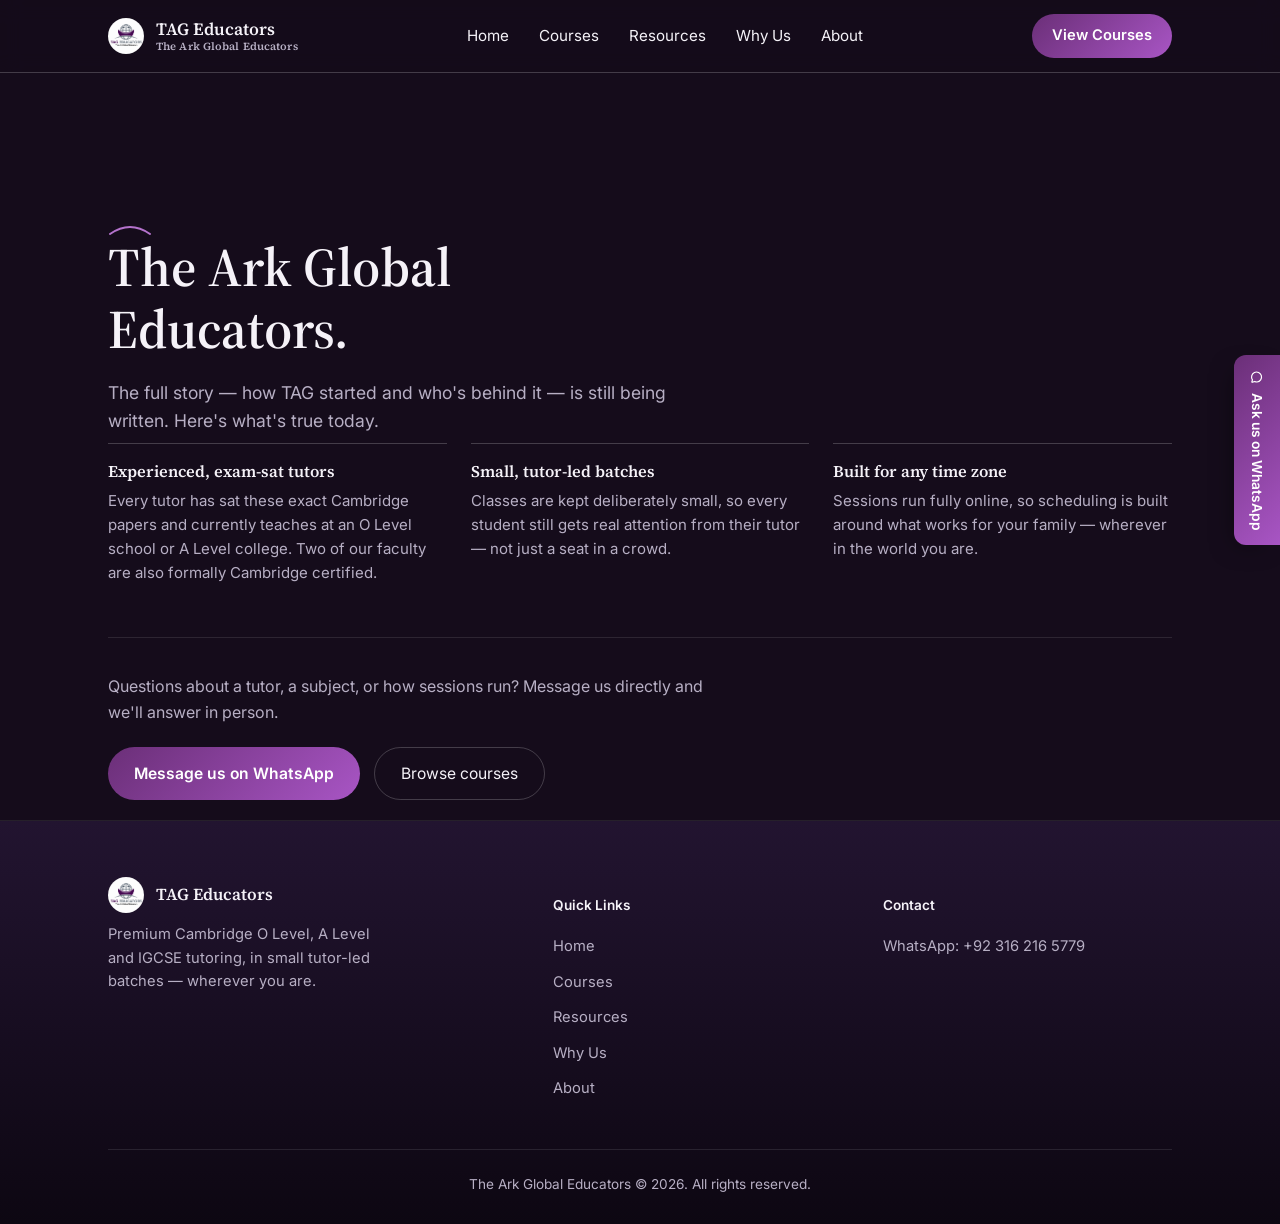
<file: about.html>
<!DOCTYPE html>
<html lang="en">
<head>
<meta charset="UTF-8">
<meta name="viewport" content="width=device-width, initial-scale=1.0">
<title>About — TAG Educators</title>
<meta name="description" content="About TAG Educators — The Ark Global Educators.">
<link rel="icon" href="logo.png">
<link rel="preconnect" href="https://fonts.googleapis.com">
<link rel="preconnect" href="https://fonts.gstatic.com" crossorigin>
<link href="https://fonts.googleapis.com/css2?family=Source+Serif+4:opsz,wght@8..60,500;8..60,600;8..60,700&family=Inter:wght@400;500;600;700&display=swap" rel="stylesheet">
<link rel="stylesheet" href="styles.css">
<script>if(sessionStorage.getItem('tagEntering')==='1'){document.documentElement.classList.add('tag-arriving');}</script>
</head>
<body>
<a href="https://wa.me/923162165779" target="_blank" rel="noopener" class="ask-tab">
  <svg width="16" height="16" viewBox="0 0 24 24" fill="none"><path d="M4 20l1.2-3.6A7.5 7.5 0 1112 19.5a7.4 7.4 0 01-3.4-.8L4 20" stroke="currentColor" stroke-width="1.8" stroke-linejoin="round"/></svg>
  Ask us on WhatsApp
</a>

<header>
  <nav>
    <a href="index.html" class="brand">
      <img src="logo.png" alt="TAG Educators logo" class="brand-logo">
      <span class="brand-text"><strong>TAG Educators</strong><em>The Ark Global Educators</em></span>
    </a>
    <ul class="nav-links" id="navLinks">
      <li><a href="index.html">Home</a></li>
      <li><a href="courses.html">Courses</a></li>
      <li><a href="resources.html">Resources</a></li>
      <li><a href="index.html#why">Why Us</a></li>
      <li><a href="about.html">About</a></li>
    </ul>
    <a href="courses.html" class="nav-cta">View Courses</a>
    <button class="menu-btn" id="menuBtn" aria-label="Open menu">
      <span></span><span></span><span></span>
    </button>
  </nav>
</header>

<main>
  <section class="about-hero">
    <div class="wrap">
      <svg class="arc-mark" viewBox="0 0 44 13" aria-hidden="true"><path d="M2 11 Q22 -3 42 11"/></svg>
      <h1>The Ark Global Educators.</h1>
      <p class="lede">The full story — how TAG started and who's behind it — is still being written. Here's what's true today.</p>

      <div class="about-points reveal-stagger">
        <div class="about-point">
          <h3>Experienced, exam-sat tutors</h3>
          <p>Every tutor has sat these exact Cambridge papers and currently teaches at an O Level school or A Level college. Two of our faculty are also formally Cambridge certified.</p>
        </div>
        <div class="about-point">
          <h3>Small, tutor-led batches</h3>
          <p>Classes are kept deliberately small, so every student still gets real attention from their tutor — not just a seat in a crowd.</p>
        </div>
        <div class="about-point">
          <h3>Built for any time zone</h3>
          <p>Sessions run fully online, so scheduling is built around what works for your family — wherever in the world you are.</p>
        </div>
      </div>

      <div class="about-cta reveal">
        <p>Questions about a tutor, a subject, or how sessions run? Message us directly and we'll answer in person.</p>
        <div class="btn-row" style="justify-content:flex-start;margin-top:22px;">
          <a href="https://wa.me/923162165779" target="_blank" rel="noopener" class="btn-primary">Message us on WhatsApp</a>
          <a href="courses.html" class="btn-secondary">Browse courses</a>
        </div>
      </div>
    </div>
  </section>
</main>

<footer>
  <div class="wrap">
    <div class="footer-grid">
      <div class="footer-brand">
        <a href="index.html" class="brand">
          <img src="logo.png" alt="TAG Educators logo" style="height:36px;width:36px;">
          <span>TAG Educators</span>
        </a>
        <p>Premium Cambridge O Level, A Level and IGCSE tutoring, in small tutor-led batches — wherever you are.</p>
      </div>
      <div class="footer-col">
        <h4>Quick Links</h4>
        <ul>
          <li><a href="index.html">Home</a></li>
          <li><a href="courses.html">Courses</a></li>
          <li><a href="resources.html">Resources</a></li>
          <li><a href="index.html#why">Why Us</a></li>
          <li><a href="about.html">About</a></li>
        </ul>
      </div>
      <div class="footer-col">
        <h4>Contact</h4>
        <ul>
          <li><a href="https://wa.me/923162165779" target="_blank" rel="noopener">WhatsApp: +92 316 216 5779</a></li>
        </ul>
      </div>
    </div>
    <div class="footer-bottom">The Ark Global Educators &copy; <span id="year"></span>. All rights reserved.</div>
  </div>
</footer>

<script src="main.js"></script>
<script src="transitions.js"></script>
</body>
</html>
</file>
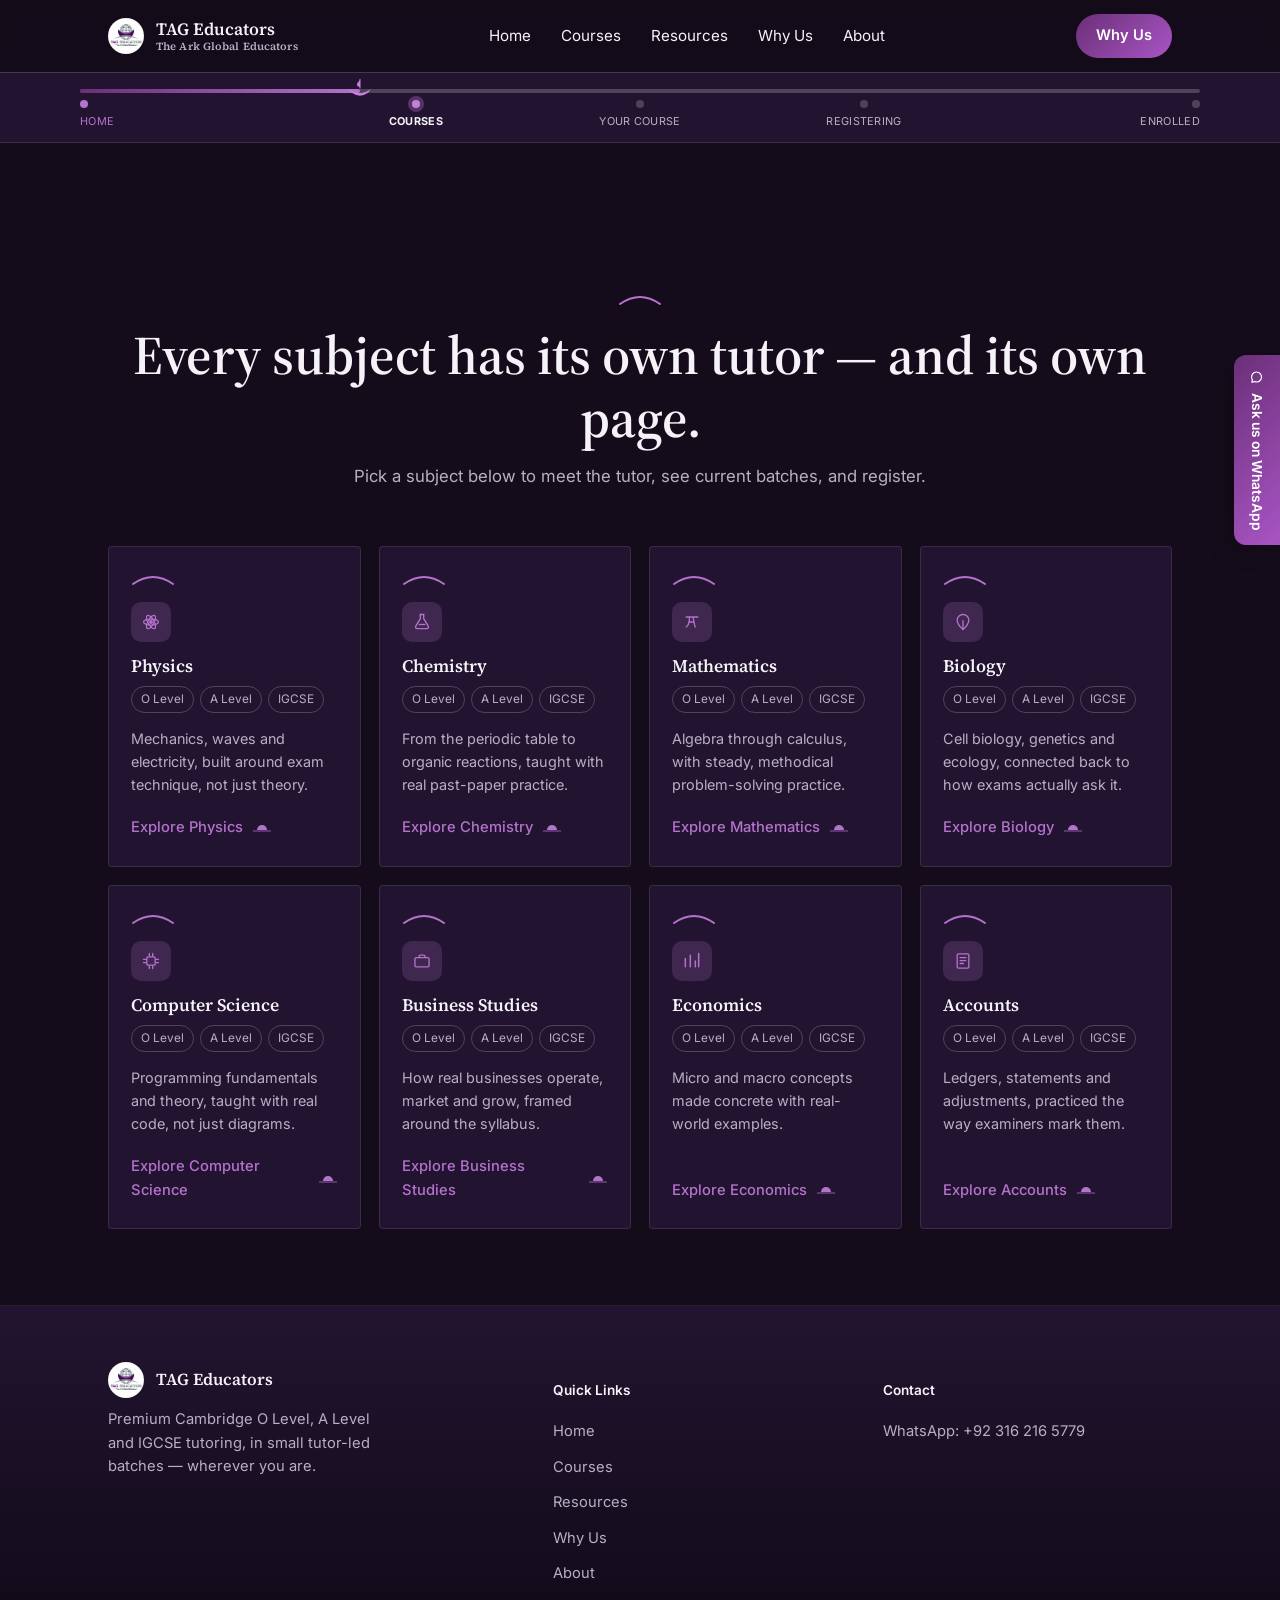
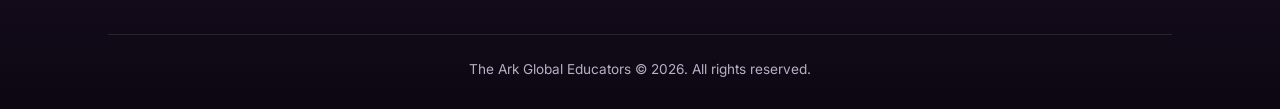
<file: courses.html>
<!DOCTYPE html>
<html lang="en">
<head>
<meta charset="UTF-8">
<meta name="viewport" content="width=device-width, initial-scale=1.0">
<title>Courses — TAG Educators</title>
<meta name="description" content="Browse Cambridge O Level, A Level and IGCSE subjects taught by TAG Educators.">
<link rel="icon" href="logo.png">
<link rel="preconnect" href="https://fonts.googleapis.com">
<link rel="preconnect" href="https://fonts.gstatic.com" crossorigin>
<link href="https://fonts.googleapis.com/css2?family=Source+Serif+4:opsz,wght@8..60,500;8..60,600;8..60,700&family=Inter:wght@400;500;600;700&display=swap" rel="stylesheet">
<link rel="stylesheet" href="styles.css?v=2">
<script>if(sessionStorage.getItem('tagEntering')==='1'){document.documentElement.classList.add('tag-arriving');}</script>
</head>
<body data-voyage-stage="1">
<a href="https://wa.me/923162165779" target="_blank" rel="noopener" class="ask-tab">
  <svg width="16" height="16" viewBox="0 0 24 24" fill="none"><path d="M4 20l1.2-3.6A7.5 7.5 0 1112 19.5a7.4 7.4 0 01-3.4-.8L4 20" stroke="currentColor" stroke-width="1.8" stroke-linejoin="round"/></svg>
  Ask us on WhatsApp
</a>

<header>
  <nav>
    <a href="index.html" class="brand">
      <img src="logo.png" alt="TAG Educators logo" class="brand-logo">
      <span class="brand-text"><strong>TAG Educators</strong><em>The Ark Global Educators</em></span>
    </a>
    <ul class="nav-links" id="navLinks">
      <li><a href="index.html">Home</a></li>
      <li><a href="courses.html">Courses</a></li>
      <li><a href="resources.html">Resources</a></li>
      <li><a href="index.html#why">Why Us</a></li>
      <li><a href="about.html">About</a></li>
    </ul>
    <a href="index.html#why" class="nav-cta">Why Us</a>
    <button class="menu-btn" id="menuBtn" aria-label="Open menu">
      <span></span><span></span><span></span>
    </button>
  </nav>
</header>

<div id="voyageTracker" class="voyage-bar"></div>

<main>

  <section class="courses-hero">
    <div class="wrap">
      <svg class="arc-mark" style="margin:0 auto 18px;" viewBox="0 0 44 13" aria-hidden="true"><path d="M2 11 Q22 -3 42 11"/></svg>
      <h1>Every subject has its own tutor — and its own page.</h1>
      <p>Pick a subject below to meet the tutor, see current batches, and register.</p>
    </div>
  </section>

  <section style="padding-top:20px;">
    <div class="wrap">
      <div class="subjects-grid reveal-stagger">

        <div class="subject-card">
          <svg class="arc-mark" viewBox="0 0 44 13" aria-hidden="true"><path d="M2 11 Q22 -3 42 11"/></svg>
          <div class="icon"><svg width="20" height="20" viewBox="0 0 24 24" fill="none"><circle cx="12" cy="12" r="2.4" fill="currentColor"/><ellipse cx="12" cy="12" rx="9" ry="3.6" stroke="currentColor" stroke-width="1.5"/><ellipse cx="12" cy="12" rx="9" ry="3.6" stroke="currentColor" stroke-width="1.5" transform="rotate(60 12 12)"/><ellipse cx="12" cy="12" rx="9" ry="3.6" stroke="currentColor" stroke-width="1.5" transform="rotate(120 12 12)"/></svg></div>
          <h3>Physics</h3>
          <div class="levels"><span>O Level</span><span>A Level</span><span>IGCSE</span></div>
          <p class="desc">Mechanics, waves and electricity, built around exam technique, not just theory.</p>
          <a class="learn-more" href="subject.html?subject=Physics">Explore Physics
            <svg class="go-arc" viewBox="0 0 20 14" aria-hidden="true"><path class="horizon" d="M1 10h18"/><path class="sun" d="M10 4a5 5 0 015 5H5a5 5 0 015-5z"/></svg>
          </a>
        </div>

        <div class="subject-card">
          <svg class="arc-mark" viewBox="0 0 44 13" aria-hidden="true"><path d="M2 11 Q22 -3 42 11"/></svg>
          <div class="icon"><svg width="20" height="20" viewBox="0 0 24 24" fill="none"><path d="M9 3h6M10 3v5l-5.5 9c-.8 1.4.2 3 1.8 3h11.4c1.6 0 2.6-1.6 1.8-3L14 8V3" stroke="currentColor" stroke-width="1.6" stroke-linejoin="round"/><path d="M8 15h8" stroke="currentColor" stroke-width="1.6"/></svg></div>
          <h3>Chemistry</h3>
          <div class="levels"><span>O Level</span><span>A Level</span><span>IGCSE</span></div>
          <p class="desc">From the periodic table to organic reactions, taught with real past-paper practice.</p>
          <a class="learn-more" href="subject.html?subject=Chemistry">Explore Chemistry
            <svg class="go-arc" viewBox="0 0 20 14" aria-hidden="true"><path class="horizon" d="M1 10h18"/><path class="sun" d="M10 4a5 5 0 015 5H5a5 5 0 015-5z"/></svg>
          </a>
        </div>

        <div class="subject-card">
          <svg class="arc-mark" viewBox="0 0 44 13" aria-hidden="true"><path d="M2 11 Q22 -3 42 11"/></svg>
          <div class="icon"><svg width="20" height="20" viewBox="0 0 24 24" fill="none"><path d="M5 6h14M9 6c0 6-2 11-4 12M13 6c1.5 3 1 8 3 12M8 12h6" stroke="currentColor" stroke-width="1.6" stroke-linecap="round"/></svg></div>
          <h3>Mathematics</h3>
          <div class="levels"><span>O Level</span><span>A Level</span><span>IGCSE</span></div>
          <p class="desc">Algebra through calculus, with steady, methodical problem-solving practice.</p>
          <a class="learn-more" href="subject.html?subject=Mathematics">Explore Mathematics
            <svg class="go-arc" viewBox="0 0 20 14" aria-hidden="true"><path class="horizon" d="M1 10h18"/><path class="sun" d="M10 4a5 5 0 015 5H5a5 5 0 015-5z"/></svg>
          </a>
        </div>

        <div class="subject-card">
          <svg class="arc-mark" viewBox="0 0 44 13" aria-hidden="true"><path d="M2 11 Q22 -3 42 11"/></svg>
          <div class="icon"><svg width="20" height="20" viewBox="0 0 24 24" fill="none"><path d="M12 21c-4-3.5-7-7.5-7-11.5A7 7 0 0112 3a7 7 0 017 6.5C19 13.5 16 17.5 12 21z" stroke="currentColor" stroke-width="1.6"/><path d="M12 21V10" stroke="currentColor" stroke-width="1.6"/></svg></div>
          <h3>Biology</h3>
          <div class="levels"><span>O Level</span><span>A Level</span><span>IGCSE</span></div>
          <p class="desc">Cell biology, genetics and ecology, connected back to how exams actually ask it.</p>
          <a class="learn-more" href="subject.html?subject=Biology">Explore Biology
            <svg class="go-arc" viewBox="0 0 20 14" aria-hidden="true"><path class="horizon" d="M1 10h18"/><path class="sun" d="M10 4a5 5 0 015 5H5a5 5 0 015-5z"/></svg>
          </a>
        </div>

        <div class="subject-card">
          <svg class="arc-mark" viewBox="0 0 44 13" aria-hidden="true"><path d="M2 11 Q22 -3 42 11"/></svg>
          <div class="icon"><svg width="20" height="20" viewBox="0 0 24 24" fill="none"><rect x="7" y="7" width="10" height="10" rx="1.5" stroke="currentColor" stroke-width="1.6"/><path d="M10 3v3M14 3v3M10 18v3M14 18v3M3 10h3M3 14h3M18 10h3M18 14h3" stroke="currentColor" stroke-width="1.6" stroke-linecap="round"/></svg></div>
          <h3>Computer Science</h3>
          <div class="levels"><span>O Level</span><span>A Level</span><span>IGCSE</span></div>
          <p class="desc">Programming fundamentals and theory, taught with real code, not just diagrams.</p>
          <a class="learn-more" href="subject.html?subject=Computer+Science">Explore Computer Science
            <svg class="go-arc" viewBox="0 0 20 14" aria-hidden="true"><path class="horizon" d="M1 10h18"/><path class="sun" d="M10 4a5 5 0 015 5H5a5 5 0 015-5z"/></svg>
          </a>
        </div>

        <div class="subject-card">
          <svg class="arc-mark" viewBox="0 0 44 13" aria-hidden="true"><path d="M2 11 Q22 -3 42 11"/></svg>
          <div class="icon"><svg width="20" height="20" viewBox="0 0 24 24" fill="none"><rect x="3.5" y="8" width="17" height="11" rx="1.5" stroke="currentColor" stroke-width="1.6"/><path d="M8.5 8V6.5A1.5 1.5 0 0110 5h4a1.5 1.5 0 011.5 1.5V8" stroke="currentColor" stroke-width="1.6"/></svg></div>
          <h3>Business Studies</h3>
          <div class="levels"><span>O Level</span><span>A Level</span><span>IGCSE</span></div>
          <p class="desc">How real businesses operate, market and grow, framed around the syllabus.</p>
          <a class="learn-more" href="subject.html?subject=Business+Studies">Explore Business Studies
            <svg class="go-arc" viewBox="0 0 20 14" aria-hidden="true"><path class="horizon" d="M1 10h18"/><path class="sun" d="M10 4a5 5 0 015 5H5a5 5 0 015-5z"/></svg>
          </a>
        </div>

        <div class="subject-card">
          <svg class="arc-mark" viewBox="0 0 44 13" aria-hidden="true"><path d="M2 11 Q22 -3 42 11"/></svg>
          <div class="icon"><svg width="20" height="20" viewBox="0 0 24 24" fill="none"><path d="M4 19V9M10 19V5M16 19v-7M20 19V3" stroke="currentColor" stroke-width="1.8" stroke-linecap="round"/></svg></div>
          <h3>Economics</h3>
          <div class="levels"><span>O Level</span><span>A Level</span><span>IGCSE</span></div>
          <p class="desc">Micro and macro concepts made concrete with real-world examples.</p>
          <a class="learn-more" href="subject.html?subject=Economics">Explore Economics
            <svg class="go-arc" viewBox="0 0 20 14" aria-hidden="true"><path class="horizon" d="M1 10h18"/><path class="sun" d="M10 4a5 5 0 015 5H5a5 5 0 015-5z"/></svg>
          </a>
        </div>

        <div class="subject-card">
          <svg class="arc-mark" viewBox="0 0 44 13" aria-hidden="true"><path d="M2 11 Q22 -3 42 11"/></svg>
          <div class="icon"><svg width="20" height="20" viewBox="0 0 24 24" fill="none"><rect x="5" y="3.5" width="14" height="17" rx="1.5" stroke="currentColor" stroke-width="1.6"/><path d="M8.5 8h7M8.5 11.5h7M8.5 15h4" stroke="currentColor" stroke-width="1.6" stroke-linecap="round"/></svg></div>
          <h3>Accounts</h3>
          <div class="levels"><span>O Level</span><span>A Level</span><span>IGCSE</span></div>
          <p class="desc">Ledgers, statements and adjustments, practiced the way examiners mark them.</p>
          <a class="learn-more" href="subject.html?subject=Accounts">Explore Accounts
            <svg class="go-arc" viewBox="0 0 20 14" aria-hidden="true"><path class="horizon" d="M1 10h18"/><path class="sun" d="M10 4a5 5 0 015 5H5a5 5 0 015-5z"/></svg>
          </a>
        </div>

      </div>
    </div>
  </section>

</main>

<footer>
  <div class="wrap">
    <div class="footer-grid">
      <div class="footer-brand">
        <a href="index.html" class="brand">
          <img src="logo.png" alt="TAG Educators logo" style="height:36px;width:36px;">
          <span>TAG Educators</span>
        </a>
        <p>Premium Cambridge O Level, A Level and IGCSE tutoring, in small tutor-led batches — wherever you are.</p>
      </div>
      <div class="footer-col">
        <h4>Quick Links</h4>
        <ul>
          <li><a href="index.html">Home</a></li>
          <li><a href="courses.html">Courses</a></li>
          <li><a href="resources.html">Resources</a></li>
          <li><a href="index.html#why">Why Us</a></li>
          <li><a href="about.html">About</a></li>
        </ul>
      </div>
      <div class="footer-col">
        <h4>Contact</h4>
        <ul>
          <li><a href="https://wa.me/923162165779" target="_blank" rel="noopener">WhatsApp: +92 316 216 5779</a></li>
        </ul>
      </div>
    </div>
    <div class="footer-bottom">The Ark Global Educators &copy; <span id="year"></span>. All rights reserved.</div>
  </div>
</footer>

<script src="main.js"></script>
<script src="voyage.js"></script>
<script src="transitions.js"></script>
</body>
</html>
</file>
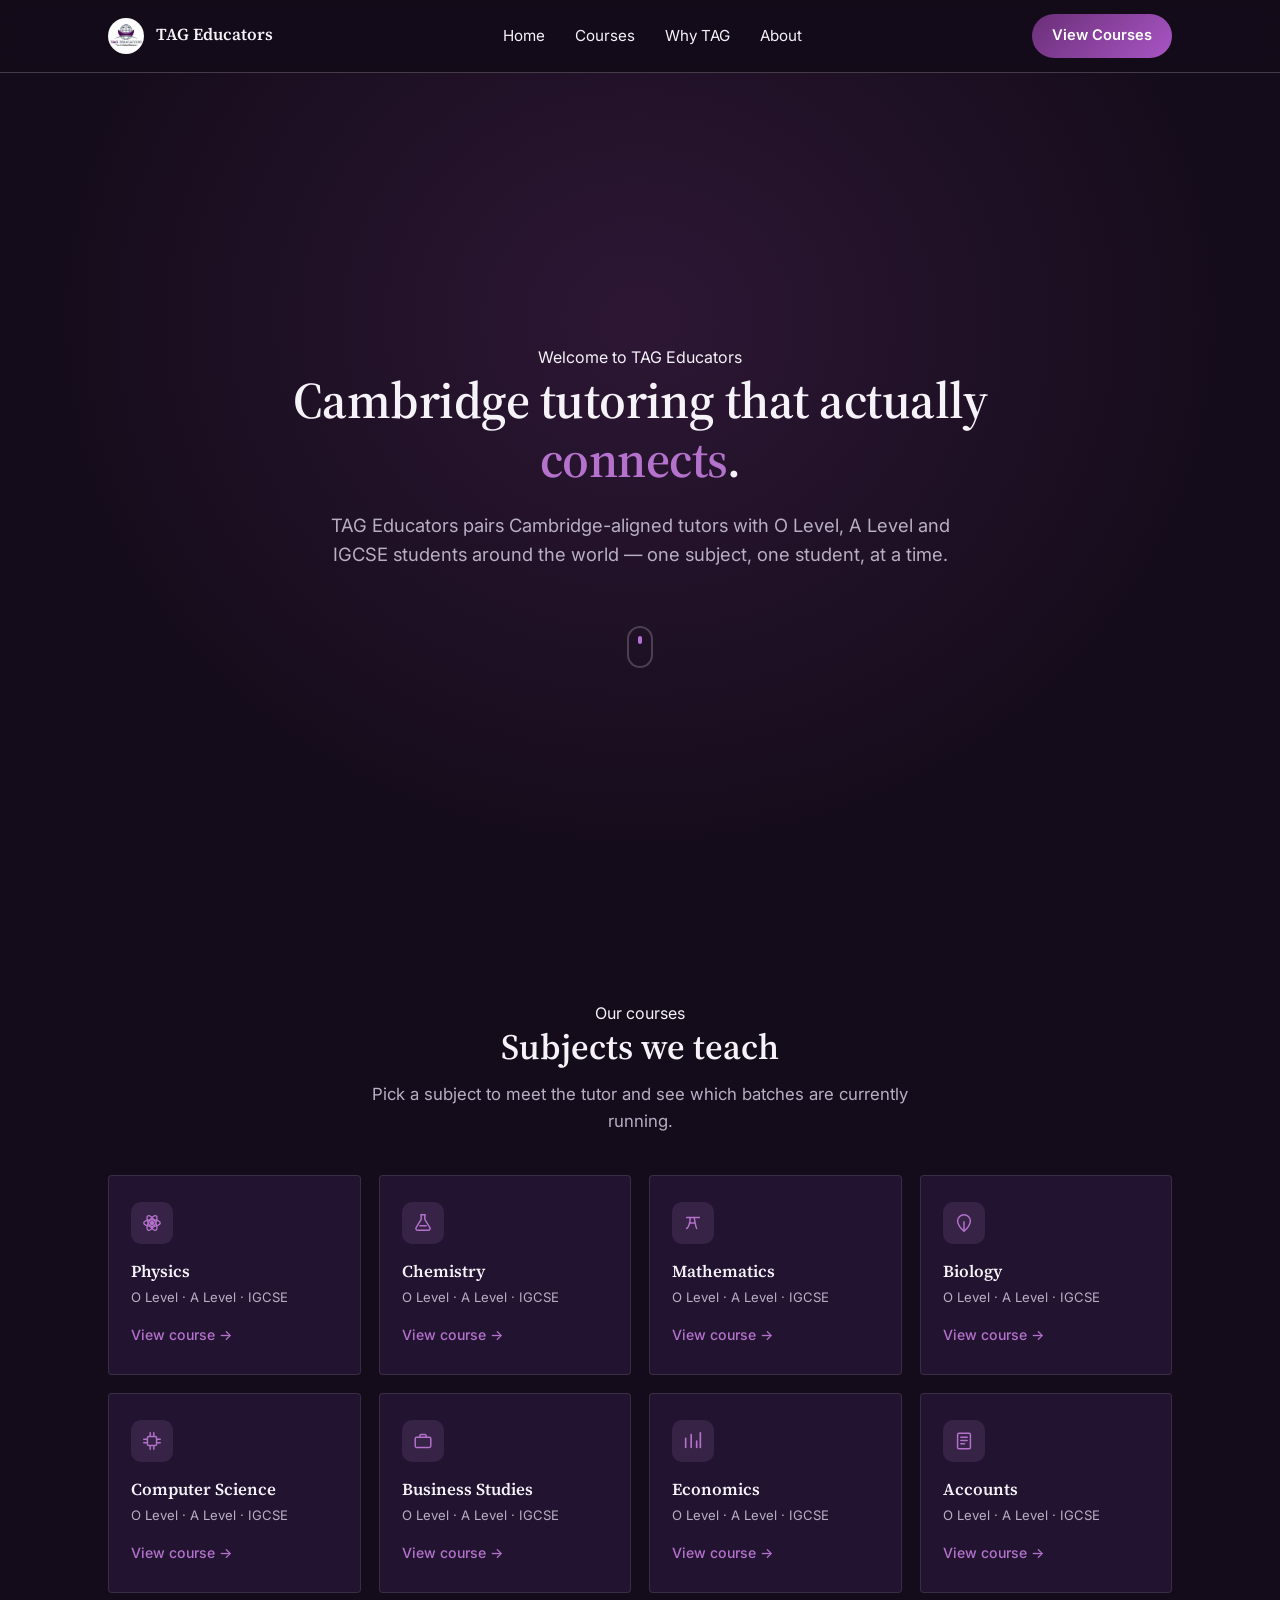
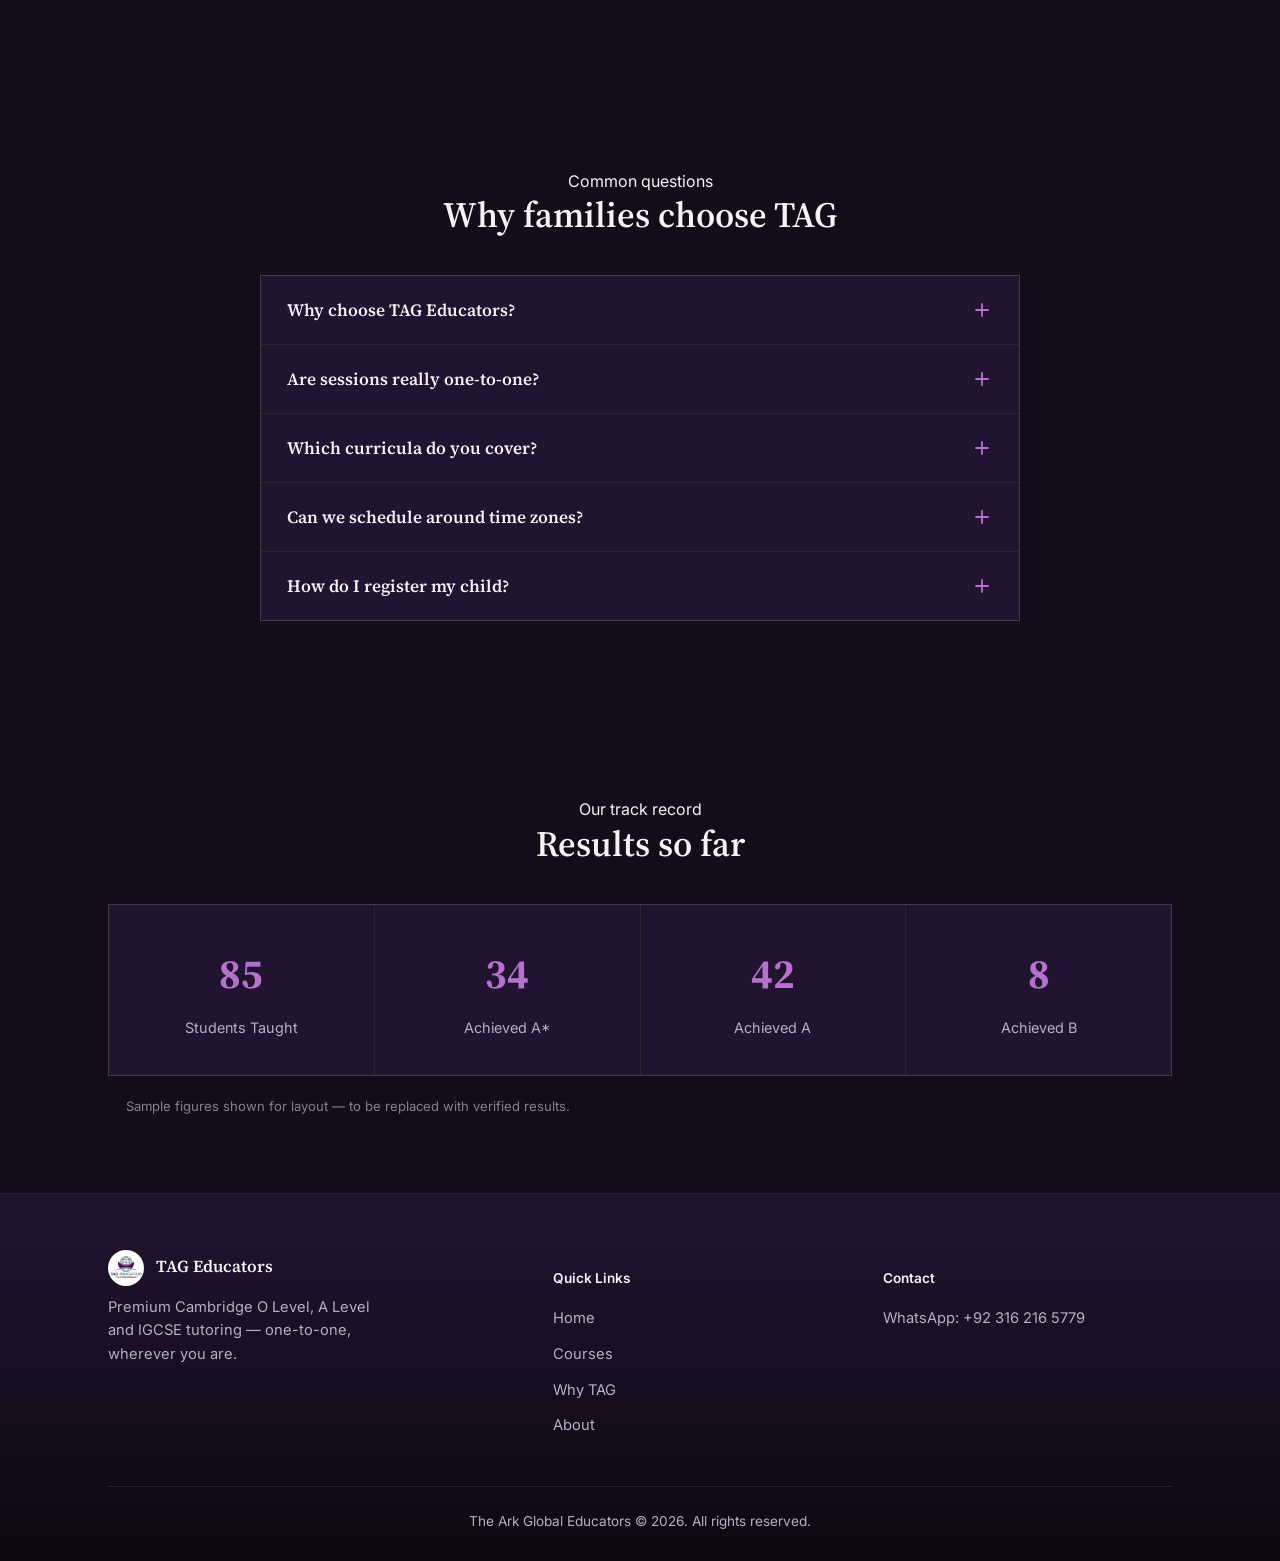
<file: index (3).html>
<!DOCTYPE html>
<html lang="en">
<head>
<meta charset="UTF-8">
<meta name="viewport" content="width=device-width, initial-scale=1.0">
<title>TAG Educators — The Ark Global Educators</title>
<meta name="description" content="Premium Cambridge O Level, A Level and IGCSE tutoring, taught one-to-one, wherever you are.">
<link rel="icon" href="logo.png">
<link rel="preconnect" href="https://fonts.googleapis.com">
<link rel="preconnect" href="https://fonts.gstatic.com" crossorigin>
<link href="https://fonts.googleapis.com/css2?family=Source+Serif+4:opsz,wght@8..60,500;8..60,600;8..60,700&family=Inter:wght@400;500;600;700&display=swap" rel="stylesheet">
<link rel="stylesheet" href="styles.css">
<style>
  /* ---------- Hero ---------- */
  .hero{
    position:relative;
    min-height:92vh;
    display:flex;
    align-items:center;
    padding:120px 0 80px;
    overflow:hidden;
  }
  .hero-canvas{
    position:absolute;
    inset:0;
    width:100%;
    height:100%;
    z-index:0;
  }
  .hero::after{
    content:"";
    position:absolute;
    inset:0;
    background:radial-gradient(ellipse at 50% 30%, rgba(90,42,100,0.35), transparent 65%);
    pointer-events:none;
    z-index:0;
  }
  .hero-content{
    position:relative;
    z-index:1;
    text-align:center;
    max-width:760px;
    margin:0 auto;
  }
  .hero h1{
    font-size:3.2rem;
    letter-spacing:-0.01em;
  }
  .hero-sub{
    margin-top:22px;
    font-size:1.15rem;
    max-width:52ch;
    margin-left:auto;
    margin-right:auto;
  }
  .scroll-cue{
    margin:56px auto 0;
    width:26px;
    height:42px;
    border:2px solid var(--line-strong);
    border-radius:14px;
    display:flex;
    justify-content:center;
    padding-top:8px;
  }
  .scroll-cue span{
    width:4px;
    height:8px;
    border-radius:2px;
    background:var(--plum-glow);
  }
  @media (prefers-reduced-motion: no-preference){
    .scroll-cue span{animation:cue 1.8s ease-in-out infinite;}
    @keyframes cue{
      0%{transform:translateY(0);opacity:1;}
      70%{transform:translateY(10px);opacity:0;}
      71%{transform:translateY(0);opacity:0;}
      100%{transform:translateY(0);opacity:1;}
    }
  }

  /* ---------- Courses catalogue ---------- */
  .subjects-grid{
    display:grid;
    grid-template-columns:repeat(4,1fr);
    gap:18px;
  }
  .subject-card{
    border:1px solid var(--line);
    background:var(--bg-panel);
    padding:26px 22px;
    text-decoration:none;
    display:block;
    transition:border-color .2s ease, transform .2s ease, box-shadow .2s ease, background .2s ease;
  }
  .subject-card:hover{
    border-color:var(--plum-glow);
    background:var(--bg-panel-2);
    transform:translateY(-4px);
    box-shadow:0 20px 36px -24px rgba(180,127,194,0.35);
  }
  .subject-card .icon{
    width:42px;height:42px;border-radius:10px;
    background:rgba(180,127,194,0.14);
    color:var(--plum-glow);
    display:flex;align-items:center;justify-content:center;
    margin-bottom:18px;
  }
  .subject-card h3{font-size:1.05rem;font-weight:600;margin-bottom:6px;color:var(--text);}
  .subject-card .tags{font-size:0.82rem;color:var(--text-muted);margin-bottom:14px;}
  .subject-card .link-out{font-size:0.88rem;color:var(--plum-glow);font-weight:500;}

  /* ---------- FAQ / Why choose ---------- */
  .faq-list{
    display:flex;
    flex-direction:column;
    gap:1px;
    background:var(--line);
    border:1px solid var(--line);
    max-width:760px;
    margin:0 auto;
  }
  .faq-item{background:var(--bg-panel);}
  .faq-q{
    width:100%;
    text-align:left;
    background:none;
    border:none;
    color:var(--text);
    font-family:'Source Serif 4',serif;
    font-size:1.08rem;
    font-weight:600;
    padding:22px 26px;
    cursor:pointer;
    display:flex;
    align-items:center;
    justify-content:space-between;
    gap:16px;
  }
  .faq-q .plus{
    flex-shrink:0;
    width:22px;height:22px;
    display:flex;align-items:center;justify-content:center;
    color:var(--plum-glow);
    transition:transform .25s ease;
  }
  .faq-item.open .faq-q .plus{transform:rotate(45deg);}
  .faq-a{
    max-height:0;
    overflow:hidden;
    transition:max-height .3s ease;
  }
  .faq-a p{padding:0 26px 22px;font-size:0.98rem;}
  .faq-item.open .faq-a{max-height:200px;}

  /* ---------- Stats ---------- */
  .stats-grid{
    display:grid;
    grid-template-columns:repeat(4,1fr);
    gap:1px;
    background:var(--line);
    border:1px solid var(--line);
  }
  .stat-card{
    background:var(--bg-panel);
    padding:36px 24px;
    text-align:center;
  }
  .stat-num{
    font-family:'Source Serif 4',serif;
    font-size:2.6rem;
    font-weight:700;
    color:var(--plum-glow);
  }
  .stat-label{
    margin-top:8px;
    font-size:0.9rem;
    color:var(--text-muted);
  }
  .stats-note{
    text-align:center;
    font-size:0.82rem;
    color:var(--text-muted);
    margin-top:20px;
    opacity:0.7;
  }

  @media (max-width:900px){
    .subjects-grid{grid-template-columns:repeat(2,1fr);}
    .stats-grid{grid-template-columns:repeat(2,1fr);}
  }
  @media (max-width:640px){
    .hero h1{font-size:2.1rem;}
    .hero{min-height:auto;padding:80px 0 56px;}
    .subjects-grid{grid-template-columns:1fr;}
    .stats-grid{grid-template-columns:1fr;}
  }
</style>
</head>
<body>

<header>
  <nav>
    <a href="#top" class="brand">
      <img src="logo.png" alt="TAG Educators logo">
      <span>TAG Educators</span>
    </a>
    <ul class="nav-links" id="navLinks">
      <li><a href="#top">Home</a></li>
      <li><a href="#courses">Courses</a></li>
      <li><a href="#why">Why TAG</a></li>
      <li><a href="about.html">About</a></li>
    </ul>
    <a href="#courses" class="nav-cta">View Courses</a>
    <button class="menu-btn" id="menuBtn" aria-label="Open menu">
      <span></span><span></span><span></span>
    </button>
  </nav>
</header>

<main id="top">

  <!-- ================= HERO ================= -->
  <section class="hero" id="heroSection">
    <canvas class="hero-canvas" id="heroCanvas"></canvas>
    <div class="hero-content wrap">
      <span class="eyebrow">Welcome to TAG Educators</span>
      <h1>Cambridge tutoring that actually <span class="accent">connects</span>.</h1>
      <p class="hero-sub">TAG Educators pairs Cambridge-aligned tutors with O Level, A Level and IGCSE students around the world — one subject, one student, at a time.</p>
      <div class="scroll-cue"><span></span></div>
    </div>
  </section>

  <!-- ================= COURSES CATALOGUE ================= -->
  <section id="courses">
    <div class="wrap">
      <div class="section-head center reveal">
        <span class="eyebrow">Our courses</span>
        <h2>Subjects we teach</h2>
        <p>Pick a subject to meet the tutor and see which batches are currently running.</p>
      </div>
      <div class="subjects-grid reveal-stagger">

        <a class="subject-card reveal" href="subject.html?subject=Physics">
          <div class="icon"><svg width="22" height="22" viewBox="0 0 24 24" fill="none"><circle cx="12" cy="12" r="2.4" fill="currentColor"/><ellipse cx="12" cy="12" rx="9" ry="3.6" stroke="currentColor" stroke-width="1.5"/><ellipse cx="12" cy="12" rx="9" ry="3.6" stroke="currentColor" stroke-width="1.5" transform="rotate(60 12 12)"/><ellipse cx="12" cy="12" rx="9" ry="3.6" stroke="currentColor" stroke-width="1.5" transform="rotate(120 12 12)"/></svg></div>
          <h3>Physics</h3>
          <p class="tags">O Level · A Level · IGCSE</p>
          <span class="link-out">View course →</span>
        </a>

        <a class="subject-card reveal" href="subject.html?subject=Chemistry">
          <div class="icon"><svg width="22" height="22" viewBox="0 0 24 24" fill="none"><path d="M9 3h6M10 3v5l-5.5 9c-.8 1.4.2 3 1.8 3h11.4c1.6 0 2.6-1.6 1.8-3L14 8V3" stroke="currentColor" stroke-width="1.6" stroke-linejoin="round"/><path d="M8 15h8" stroke="currentColor" stroke-width="1.6"/></svg></div>
          <h3>Chemistry</h3>
          <p class="tags">O Level · A Level · IGCSE</p>
          <span class="link-out">View course →</span>
        </a>

        <a class="subject-card reveal" href="subject.html?subject=Mathematics">
          <div class="icon"><svg width="22" height="22" viewBox="0 0 24 24" fill="none"><path d="M5 6h14M9 6c0 6-2 11-4 12M13 6c1.5 3 1 8 3 12M8 12h6" stroke="currentColor" stroke-width="1.6" stroke-linecap="round"/></svg></div>
          <h3>Mathematics</h3>
          <p class="tags">O Level · A Level · IGCSE</p>
          <span class="link-out">View course →</span>
        </a>

        <a class="subject-card reveal" href="subject.html?subject=Biology">
          <div class="icon"><svg width="22" height="22" viewBox="0 0 24 24" fill="none"><path d="M12 21c-4-3.5-7-7.5-7-11.5A7 7 0 0112 3a7 7 0 017 6.5C19 13.5 16 17.5 12 21z" stroke="currentColor" stroke-width="1.6"/><path d="M12 21V10" stroke="currentColor" stroke-width="1.6"/></svg></div>
          <h3>Biology</h3>
          <p class="tags">O Level · A Level · IGCSE</p>
          <span class="link-out">View course →</span>
        </a>

        <a class="subject-card reveal" href="subject.html?subject=Computer+Science">
          <div class="icon"><svg width="22" height="22" viewBox="0 0 24 24" fill="none"><rect x="7" y="7" width="10" height="10" rx="1.5" stroke="currentColor" stroke-width="1.6"/><path d="M10 3v3M14 3v3M10 18v3M14 18v3M3 10h3M3 14h3M18 10h3M18 14h3" stroke="currentColor" stroke-width="1.6" stroke-linecap="round"/></svg></div>
          <h3>Computer Science</h3>
          <p class="tags">O Level · A Level · IGCSE</p>
          <span class="link-out">View course →</span>
        </a>

        <a class="subject-card reveal" href="subject.html?subject=Business+Studies">
          <div class="icon"><svg width="22" height="22" viewBox="0 0 24 24" fill="none"><rect x="3.5" y="8" width="17" height="11" rx="1.5" stroke="currentColor" stroke-width="1.6"/><path d="M8.5 8V6.5A1.5 1.5 0 0110 5h4a1.5 1.5 0 011.5 1.5V8" stroke="currentColor" stroke-width="1.6"/></svg></div>
          <h3>Business Studies</h3>
          <p class="tags">O Level · A Level · IGCSE</p>
          <span class="link-out">View course →</span>
        </a>

        <a class="subject-card reveal" href="subject.html?subject=Economics">
          <div class="icon"><svg width="22" height="22" viewBox="0 0 24 24" fill="none"><path d="M4 19V9M10 19V5M16 19v-7M20 19V3" stroke="currentColor" stroke-width="1.8" stroke-linecap="round"/></svg></div>
          <h3>Economics</h3>
          <p class="tags">O Level · A Level · IGCSE</p>
          <span class="link-out">View course →</span>
        </a>

        <a class="subject-card reveal" href="subject.html?subject=Accounts">
          <div class="icon"><svg width="22" height="22" viewBox="0 0 24 24" fill="none"><rect x="5" y="3.5" width="14" height="17" rx="1.5" stroke="currentColor" stroke-width="1.6"/><path d="M8.5 8h7M8.5 11.5h7M8.5 15h4" stroke="currentColor" stroke-width="1.6" stroke-linecap="round"/></svg></div>
          <h3>Accounts</h3>
          <p class="tags">O Level · A Level · IGCSE</p>
          <span class="link-out">View course →</span>
        </a>

      </div>
    </div>
  </section>

  <!-- ================= WHY TAG / FAQ ================= -->
  <section id="why">
    <div class="wrap">
      <div class="section-head center reveal">
        <span class="eyebrow">Common questions</span>
        <h2>Why families choose TAG</h2>
      </div>
      <div class="faq-list reveal" id="faqList">
        <div class="faq-item">
          <button class="faq-q" aria-expanded="false">
            Why choose TAG Educators?
            <span class="plus"><svg width="16" height="16" viewBox="0 0 16 16"><path d="M8 2v12M2 8h12" stroke="currentColor" stroke-width="1.8" stroke-linecap="round"/></svg></span>
          </button>
          <div class="faq-a"><p>Every tutor teaches within their own specialism and has actually sat these exact Cambridge papers — not a generalist matched to a subject list.</p></div>
        </div>
        <div class="faq-item">
          <button class="faq-q" aria-expanded="false">
            Are sessions really one-to-one?
            <span class="plus"><svg width="16" height="16" viewBox="0 0 16 16"><path d="M8 2v12M2 8h12" stroke="currentColor" stroke-width="1.8" stroke-linecap="round"/></svg></span>
          </button>
          <div class="faq-a"><p>Yes — every session is a single tutor working with a single student, live and fully online.</p></div>
        </div>
        <div class="faq-item">
          <button class="faq-q" aria-expanded="false">
            Which curricula do you cover?
            <span class="plus"><svg width="16" height="16" viewBox="0 0 16 16"><path d="M8 2v12M2 8h12" stroke="currentColor" stroke-width="1.8" stroke-linecap="round"/></svg></span>
          </button>
          <div class="faq-a"><p>Cambridge O Level, A Level and IGCSE, mapped to the current syllabus for each subject.</p></div>
        </div>
        <div class="faq-item">
          <button class="faq-q" aria-expanded="false">
            Can we schedule around time zones?
            <span class="plus"><svg width="16" height="16" viewBox="0 0 16 16"><path d="M8 2v12M2 8h12" stroke="currentColor" stroke-width="1.8" stroke-linecap="round"/></svg></span>
          </button>
          <div class="faq-a"><p>Yes — sessions run fully online, so timing is built around what works for your family, wherever you are.</p></div>
        </div>
        <div class="faq-item">
          <button class="faq-q" aria-expanded="false">
            How do I register my child?
            <span class="plus"><svg width="16" height="16" viewBox="0 0 16 16"><path d="M8 2v12M2 8h12" stroke="currentColor" stroke-width="1.8" stroke-linecap="round"/></svg></span>
          </button>
          <div class="faq-a"><p>Browse the subjects above — each one takes you to that tutor's page, where you can see current course timings and register directly.</p></div>
        </div>
      </div>
    </div>
  </section>

  <!-- ================= STATS ================= -->
  <!-- PLACEHOLDER DATA: hypothetical numbers so Sherry can see the layout.
       Replace data-target values below with real, verified figures before treating this as live/public claims. -->
  <section id="stats">
    <div class="wrap">
      <div class="section-head center reveal">
        <span class="eyebrow">Our track record</span>
        <h2>Results so far</h2>
      </div>
      <div class="stats-grid reveal-stagger">
        <div class="stat-card reveal">
          <div class="stat-num" data-target="100">0</div>
          <div class="stat-label">Students Taught</div>
        </div>
        <div class="stat-card reveal">
          <div class="stat-num" data-target="40">0</div>
          <div class="stat-label">Achieved A*</div>
        </div>
        <div class="stat-card reveal">
          <div class="stat-num" data-target="50">0</div>
          <div class="stat-label">Achieved A</div>
        </div>
        <div class="stat-card reveal">
          <div class="stat-num" data-target="10">0</div>
          <div class="stat-label">Achieved B</div>
        </div>
      </div>
      <p class="stats-note">Sample figures shown for layout — to be replaced with verified results.</p>
    </div>
  </section>

</main>

<footer>
  <div class="wrap">
    <div class="footer-grid">
      <div class="footer-brand">
        <a href="#top" class="brand">
          <img src="logo.png" alt="TAG Educators logo" style="height:36px;width:36px;">
          <span>TAG Educators</span>
        </a>
        <p>Premium Cambridge O Level, A Level and IGCSE tutoring — one-to-one, wherever you are.</p>
      </div>
      <div class="footer-col">
        <h4>Quick Links</h4>
        <ul>
          <li><a href="#top">Home</a></li>
          <li><a href="#courses">Courses</a></li>
          <li><a href="#why">Why TAG</a></li>
          <li><a href="about.html">About</a></li>
        </ul>
      </div>
      <div class="footer-col">
        <h4>Contact</h4>
        <ul>
          <li><a href="https://wa.me/923162165779" target="_blank" rel="noopener">WhatsApp: +92 316 216 5779</a></li>
        </ul>
      </div>
    </div>
    <div class="footer-bottom">The Ark Global Educators &copy; <span id="year"></span>. All rights reserved.</div>
  </div>
</footer>

<script src="main.js"></script>
<script>
  // ---------- FAQ accordion ----------
  document.querySelectorAll('.faq-q').forEach(function (btn) {
    btn.addEventListener('click', function () {
      const item = btn.closest('.faq-item');
      const isOpen = item.classList.contains('open');
      document.querySelectorAll('.faq-item.open').forEach(function (openItem) {
        openItem.classList.remove('open');
        openItem.querySelector('.faq-q').setAttribute('aria-expanded', 'false');
      });
      if (!isOpen) {
        item.classList.add('open');
        btn.setAttribute('aria-expanded', 'true');
      }
    });
  });

  // ---------- Stat counters (trigger once visible) ----------
  const statEls = document.querySelectorAll('.stat-num');
  if ('IntersectionObserver' in window && statEls.length) {
    const statIO = new IntersectionObserver(function (entries) {
      entries.forEach(function (entry) {
        if (!entry.isIntersecting) return;
        const el = entry.target;
        const target = parseInt(el.getAttribute('data-target'), 10) || 0;
        const duration = 1200;
        const start = performance.now();
        function tick(now) {
          const progress = Math.min((now - start) / duration, 1);
          const eased = 1 - Math.pow(1 - progress, 3);
          el.textContent = Math.round(eased * target);
          if (progress < 1) requestAnimationFrame(tick);
        }
        requestAnimationFrame(tick);
        statIO.unobserve(el);
      });
    }, { threshold: 0.4 });
    statEls.forEach(function (el) { statIO.observe(el); });
  } else {
    statEls.forEach(function (el) { el.textContent = el.getAttribute('data-target'); });
  }

  // ---------- Hero particle network ----------
  (function () {
    const canvas = document.getElementById('heroCanvas');
    const heroSection = document.getElementById('heroSection');
    if (!canvas || !heroSection) return;
    const ctx = canvas.getContext('2d');
    const reduced = window.matchMedia('(prefers-reduced-motion: reduce)').matches;

    let w, h, particles = [];
    const COUNT = 55;
    const MAX_DIST = 130;
    const mouse = { x: null, y: null, active: false };

    function resize() {
      w = canvas.width = heroSection.clientWidth;
      h = canvas.height = heroSection.clientHeight;
    }
    function makeParticles() {
      particles = [];
      for (let i = 0; i < COUNT; i++) {
        particles.push({
          x: Math.random() * w,
          y: Math.random() * h,
          vx: (Math.random() - 0.5) * 0.35,
          vy: (Math.random() - 0.5) * 0.35
        });
      }
    }
    function step() {
      ctx.clearRect(0, 0, w, h);

      particles.forEach(function (p) {
        p.x += p.vx;
        p.y += p.vy;
        if (p.x < 0 || p.x > w) p.vx *= -1;
        if (p.y < 0 || p.y > h) p.vy *= -1;

        if (mouse.active) {
          const dx = p.x - mouse.x, dy = p.y - mouse.y;
          const dist = Math.sqrt(dx * dx + dy * dy);
          if (dist < 120) {
            const force = (120 - dist) / 120 * 0.6;
            p.x += (dx / (dist || 1)) * force;
            p.y += (dy / (dist || 1)) * force;
          }
        }
      });

      for (let i = 0; i < particles.length; i++) {
        for (let j = i + 1; j < particles.length; j++) {
          const a = particles[i], b = particles[j];
          const dx = a.x - b.x, dy = a.y - b.y;
          const dist = Math.sqrt(dx * dx + dy * dy);
          if (dist < MAX_DIST) {
            ctx.strokeStyle = 'rgba(180,127,194,' + (0.22 * (1 - dist / MAX_DIST)) + ')';
            ctx.lineWidth = 1;
            ctx.beginPath();
            ctx.moveTo(a.x, a.y);
            ctx.lineTo(b.x, b.y);
            ctx.stroke();
          }
        }
      }

      particles.forEach(function (p) {
        ctx.beginPath();
        ctx.arc(p.x, p.y, 2, 0, Math.PI * 2);
        ctx.fillStyle = 'rgba(246,241,248,0.55)';
        ctx.fill();
      });

      if (!reduced) requestAnimationFrame(step);
    }

    resize();
    makeParticles();
    window.addEventListener('resize', function () { resize(); makeParticles(); });
    heroSection.addEventListener('mousemove', function (e) {
      const rect = heroSection.getBoundingClientRect();
      mouse.x = e.clientX - rect.left;
      mouse.y = e.clientY - rect.top;
      mouse.active = true;
    });
    heroSection.addEventListener('mouseleave', function () { mouse.active = false; });

    if (reduced) {
      step(); // draw a single static frame, no loop
    } else {
      requestAnimationFrame(step);
    }
  })();
</script>

</body>
</html>
</file>
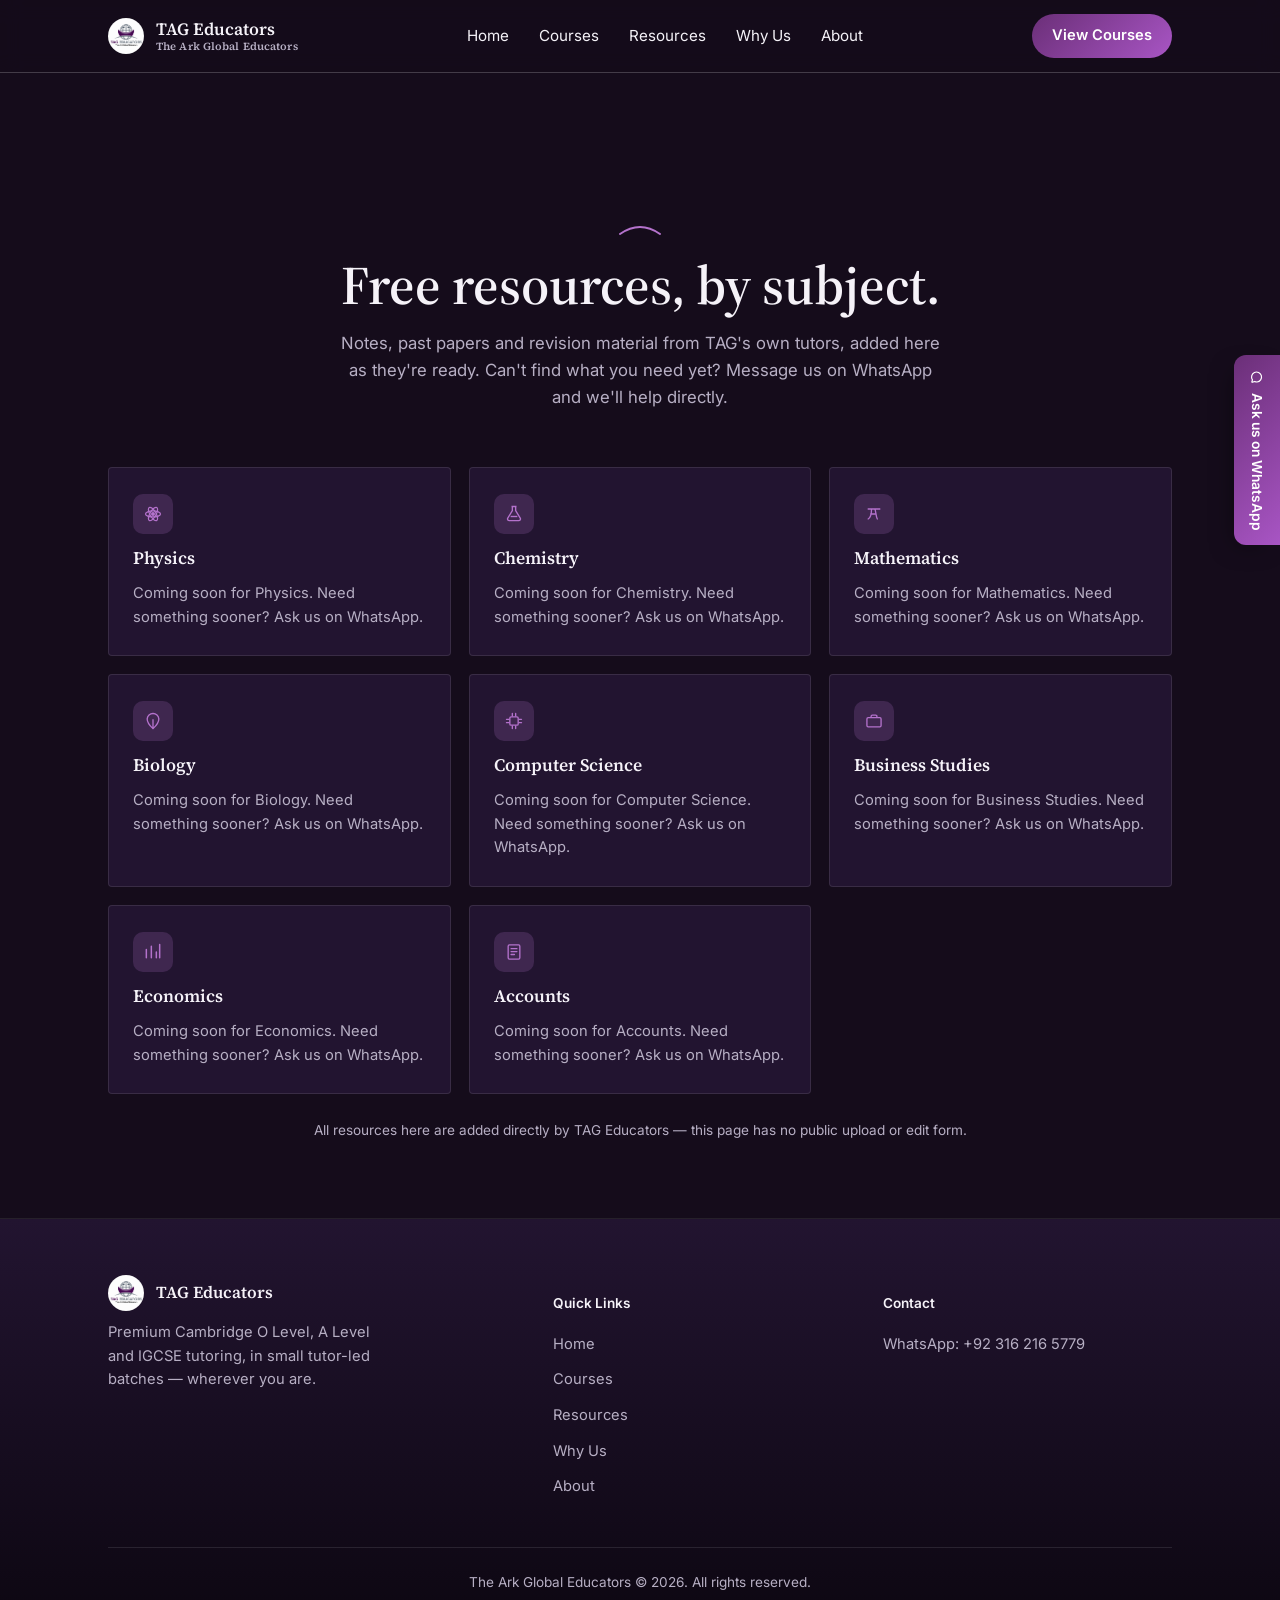
<file: resources.html>
<!DOCTYPE html>
<html lang="en">
<head>
<meta charset="UTF-8">
<meta name="viewport" content="width=device-width, initial-scale=1.0">
<title>Resources — TAG Educators</title>
<meta name="description" content="Free notes, past papers and revision resources from TAG Educators, organized by subject.">
<link rel="icon" href="logo.png">
<link rel="preconnect" href="https://fonts.googleapis.com">
<link rel="preconnect" href="https://fonts.gstatic.com" crossorigin>
<link href="https://fonts.googleapis.com/css2?family=Source+Serif+4:opsz,wght@8..60,500;8..60,600;8..60,700&family=Inter:wght@400;500;600;700&display=swap" rel="stylesheet">
<link rel="stylesheet" href="styles.css">
<script src="subjects-data.js"></script>
<script>if(sessionStorage.getItem('tagEntering')==='1'){document.documentElement.classList.add('tag-arriving');}</script>
</head>
<body>
<a href="https://wa.me/923162165779" target="_blank" rel="noopener" class="ask-tab">
  <svg width="16" height="16" viewBox="0 0 24 24" fill="none"><path d="M4 20l1.2-3.6A7.5 7.5 0 1112 19.5a7.4 7.4 0 01-3.4-.8L4 20" stroke="currentColor" stroke-width="1.8" stroke-linejoin="round"/></svg>
  Ask us on WhatsApp
</a>

<header>
  <nav>
    <a href="index.html" class="brand">
      <img src="logo.png" alt="TAG Educators logo" class="brand-logo">
      <span class="brand-text"><strong>TAG Educators</strong><em>The Ark Global Educators</em></span>
    </a>
    <ul class="nav-links" id="navLinks">
      <li><a href="index.html">Home</a></li>
      <li><a href="courses.html">Courses</a></li>
      <li><a href="resources.html">Resources</a></li>
      <li><a href="index.html#why">Why Us</a></li>
      <li><a href="about.html">About</a></li>
    </ul>
    <a href="courses.html" class="nav-cta">View Courses</a>
    <button class="menu-btn" id="menuBtn" aria-label="Open menu">
      <span></span><span></span><span></span>
    </button>
  </nav>
</header>

<main>

  <section class="resources-hero">
    <div class="wrap">
      <svg class="arc-mark" style="margin:0 auto 18px;" viewBox="0 0 44 13" aria-hidden="true"><path d="M2 11 Q22 -3 42 11"/></svg>
      <h1>Free resources, by subject.</h1>
      <p>Notes, past papers and revision material from TAG's own tutors, added here as they're ready. Can't find what you need yet? Message us on WhatsApp and we'll help directly.</p>
    </div>
  </section>

  <section style="padding-top:20px;">
    <div class="wrap">
      <div class="resources-grid reveal-stagger" id="resourcesGrid">
        <!-- Rendered by main.js from TAG_SUBJECTS in subjects-data.js -->
      </div>
      <p class="resources-note">All resources here are added directly by TAG Educators — this page has no public upload or edit form.</p>
    </div>
  </section>

</main>

<footer>
  <div class="wrap">
    <div class="footer-grid">
      <div class="footer-brand">
        <a href="index.html" class="brand">
          <img src="logo.png" alt="TAG Educators logo" style="height:36px;width:36px;">
          <span>TAG Educators</span>
        </a>
        <p>Premium Cambridge O Level, A Level and IGCSE tutoring, in small tutor-led batches — wherever you are.</p>
      </div>
      <div class="footer-col">
        <h4>Quick Links</h4>
        <ul>
          <li><a href="index.html">Home</a></li>
          <li><a href="courses.html">Courses</a></li>
          <li><a href="resources.html">Resources</a></li>
          <li><a href="index.html#why">Why Us</a></li>
          <li><a href="about.html">About</a></li>
        </ul>
      </div>
      <div class="footer-col">
        <h4>Contact</h4>
        <ul>
          <li><a href="https://wa.me/923162165779" target="_blank" rel="noopener">WhatsApp: +92 316 216 5779</a></li>
        </ul>
      </div>
    </div>
    <div class="footer-bottom">The Ark Global Educators &copy; <span id="year"></span>. All rights reserved.</div>
  </div>
</footer>

<script src="main.js"></script>
<script src="transitions.js"></script>
</body>
</html>
</file>
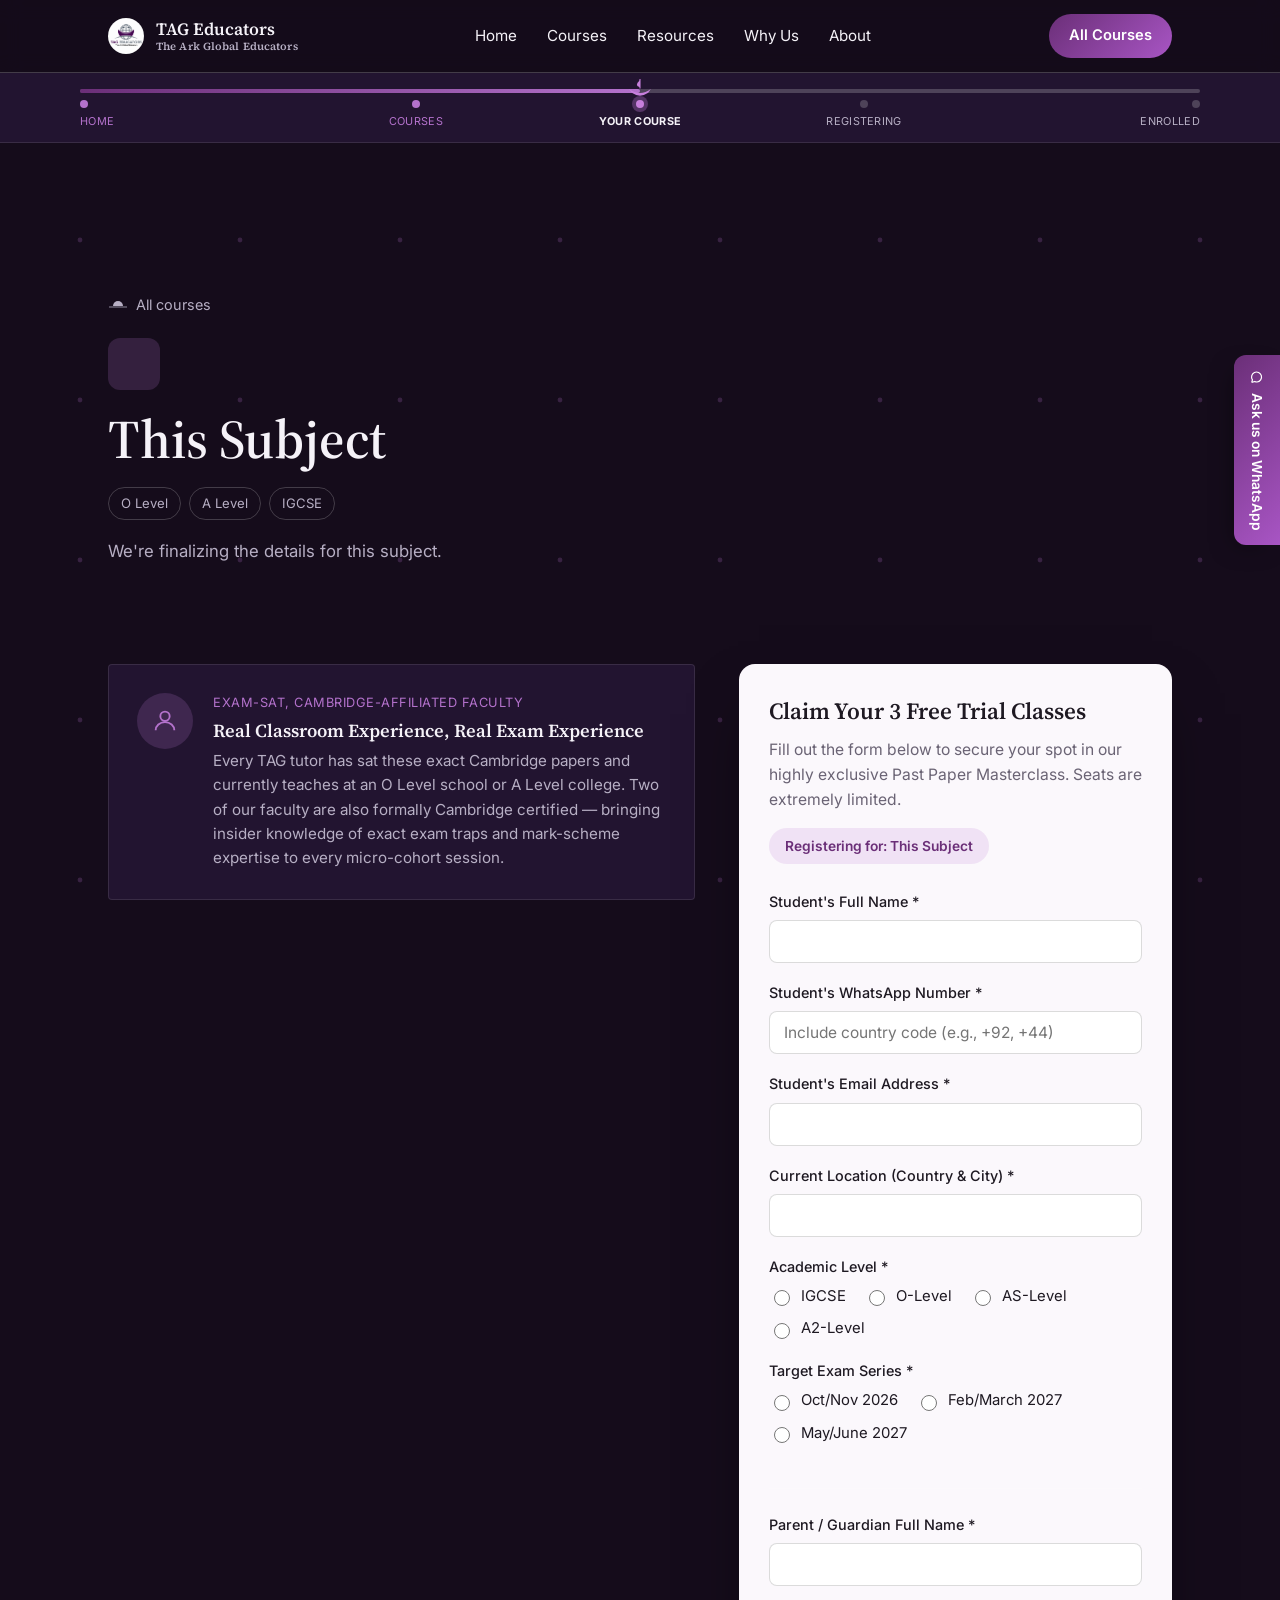
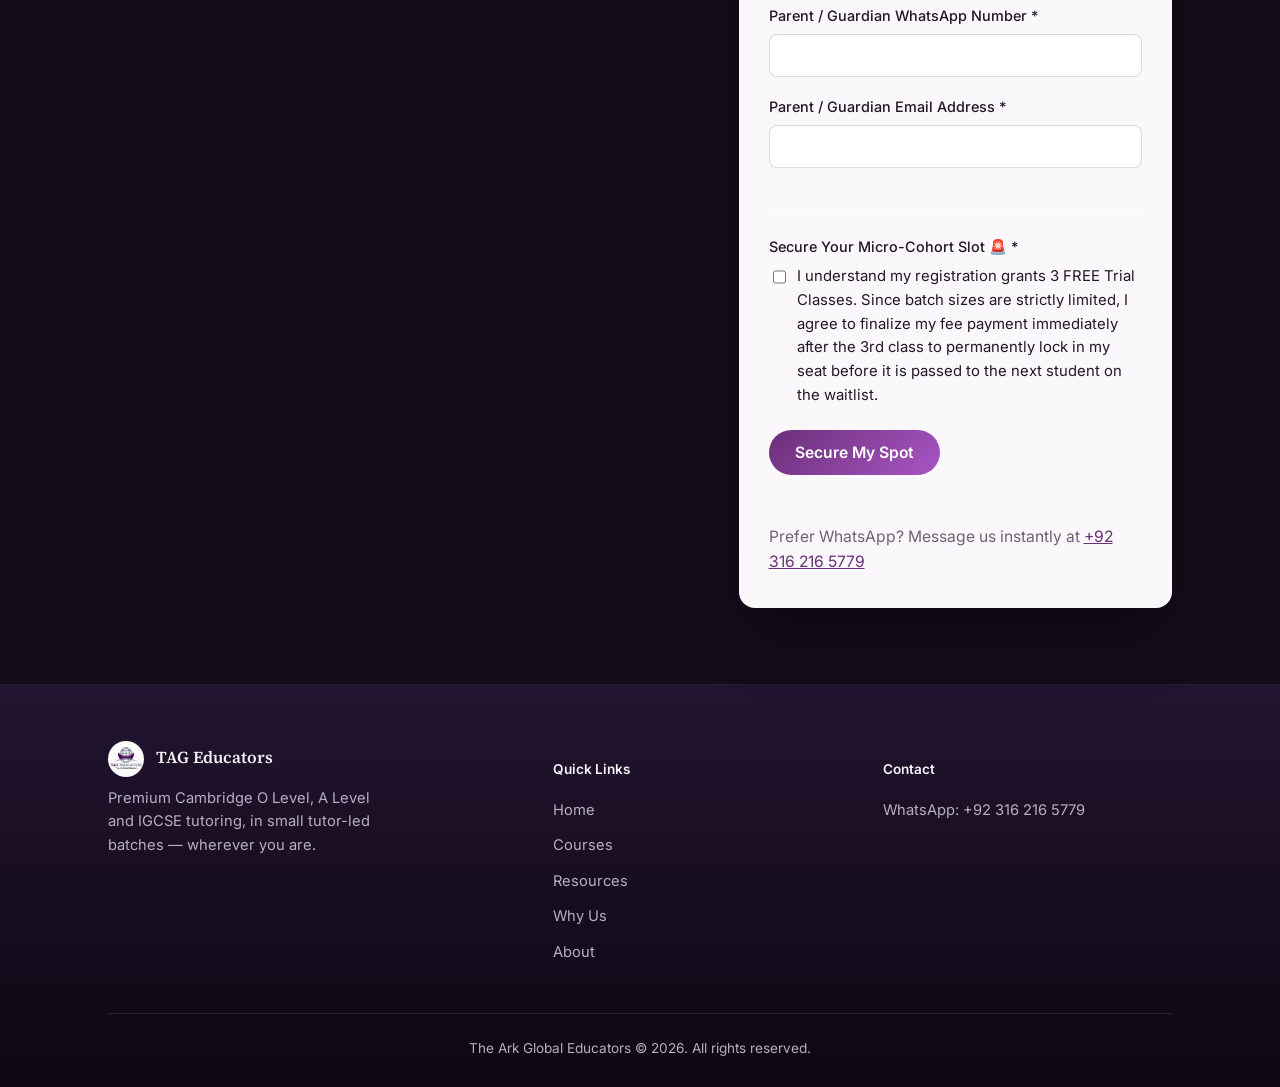
<file: subject.html>
<!DOCTYPE html>
<html lang="en">
<head>
<meta charset="UTF-8">
<meta name="viewport" content="width=device-width, initial-scale=1.0">
<title>Course — TAG Educators</title>
<meta name="description" content="Meet your tutor and register for small-batch Cambridge tutoring with TAG Educators.">
<link rel="icon" href="logo.png">
<link rel="preconnect" href="https://fonts.googleapis.com">
<link rel="preconnect" href="https://fonts.gstatic.com" crossorigin>
<link href="https://fonts.googleapis.com/css2?family=Source+Serif+4:opsz,wght@8..60,500;8..60,600;8..60,700&family=Inter:wght@400;500;600;700&display=swap" rel="stylesheet">
<link rel="stylesheet" href="styles.css?v=2">
<script src="subjects-data.js"></script>
<script>if(sessionStorage.getItem('tagEntering')==='1'){document.documentElement.classList.add('tag-arriving');}</script>
</head>
<body data-voyage-stage="2">
<a href="https://wa.me/923162165779" target="_blank" rel="noopener" class="ask-tab">
  <svg width="16" height="16" viewBox="0 0 24 24" fill="none"><path d="M4 20l1.2-3.6A7.5 7.5 0 1112 19.5a7.4 7.4 0 01-3.4-.8L4 20" stroke="currentColor" stroke-width="1.8" stroke-linejoin="round"/></svg>
  Ask us on WhatsApp
</a>

<div id="subjectPatternLayer" aria-hidden="true"></div>

<header>
  <nav>
    <a href="index.html" class="brand">
      <img src="logo.png" alt="TAG Educators logo" class="brand-logo">
      <span class="brand-text"><strong>TAG Educators</strong><em>The Ark Global Educators</em></span>
    </a>
    <ul class="nav-links" id="navLinks">
      <li><a href="index.html">Home</a></li>
      <li><a href="courses.html">Courses</a></li>
      <li><a href="resources.html">Resources</a></li>
      <li><a href="index.html#why">Why Us</a></li>
      <li><a href="about.html">About</a></li>
    </ul>
    <a href="courses.html" class="nav-cta">All Courses</a>
    <button class="menu-btn" id="menuBtn" aria-label="Open menu">
      <span></span><span></span><span></span>
    </button>
  </nav>
</header>

<div id="voyageTracker" class="voyage-bar"></div>

<main>
  <section class="subject-hero">
    <div class="wrap">
      <a href="courses.html" class="back-link">
        <svg class="go-arc" viewBox="0 0 20 14" aria-hidden="true"><path class="horizon" d="M1 10h18"/><path class="sun" d="M10 4a5 5 0 015 5H5a5 5 0 015-5z"/></svg>
        All courses
      </a>
      <div class="subject-icon"><svg id="subjectIconSvg" viewBox="0 0 24 24" fill="none"></svg></div>
      <h1 id="subjectTitle">Subject</h1>
      <div class="levels" id="subjectLevels"></div>
      <p class="blurb" id="subjectBlurb">We're finalizing the details for this subject.</p>
    </div>
  </section>

  <section>
    <div class="wrap">
      <div class="subject-layout">
        
        <div class="subject-main">
          <div class="tutor-card reveal">
            <div class="tutor-avatar">
              <svg width="28" height="28" viewBox="0 0 24 24" fill="none"><circle cx="12" cy="8" r="4" stroke="currentColor" stroke-width="1.6"/><path d="M4 20c0-4 3.5-7 8-7s8 3 8 7" stroke="currentColor" stroke-width="1.6"/></svg>
            </div>
            <div>
              <span class="tutor-label">Exam-Sat, Cambridge-Affiliated Faculty</span>
              <h3>Real Classroom Experience, Real Exam Experience</h3>
              <p>Every TAG tutor has sat these exact Cambridge papers and currently teaches at an O Level school or A Level college. Two of our faculty are also formally Cambridge certified — bringing insider knowledge of exact exam traps and mark-scheme expertise to every micro-cohort session.</p>
            </div>
          </div>
        </div>

        <div>
          <div class="register-card reveal">
            <h2>Claim Your 3 Free Trial Classes</h2>
            <p>Fill out the form below to secure your spot in our highly exclusive Past Paper Masterclass. Seats are extremely limited.</p>
            <span class="subject-pill" id="subjectPill">Subject</span>

            <form id="regForm" class="reg-form" novalidate>
              <input type="hidden" id="subjectField" name="subjectField" value="">
              
              <div class="field">
                <label for="fullName">Student's Full Name *</label>
                <input type="text" id="fullName" name="fullName" required>
              </div>
              <div class="field">
                <label for="contactNumber">Student's WhatsApp Number *</label>
                <input type="tel" id="contactNumber" name="contactNumber" placeholder="Include country code (e.g., +92, +44)" required>
              </div>
              <div class="field">
                <label for="email">Student's Email Address *</label>
                <input type="email" id="email" name="email" required>
              </div>
              <div class="field">
                <label for="location">Current Location (Country & City) *</label>
                <input type="text" id="location" name="location" required>
              </div>

              <div class="field">
                <label>Academic Level *</label>
                <div class="radio-group">
                  <label><input type="radio" name="academicLevel" value="IGCSE" required> IGCSE</label>
                  <label><input type="radio" name="academicLevel" value="O-Level"> O-Level</label>
                  <label><input type="radio" name="academicLevel" value="AS-Level"> AS-Level</label>
                  <label><input type="radio" name="academicLevel" value="A2-Level"> A2-Level</label>
                </div>
              </div>

              <div class="field">
                <label>Target Exam Series *</label>
                <div class="radio-group">
                  <label><input type="radio" name="examSeries" value="Oct/Nov 2026" required> Oct/Nov 2026</label>
                  <label><input type="radio" name="examSeries" value="Feb/March 2027"> Feb/March 2027</label>
                  <label><input type="radio" name="examSeries" value="May/June 2027"> May/June 2027</label>
                </div>
              </div>

              <div class="field" style="margin-top: 24px; padding-top: 24px; border-top: 1px solid var(--line);">
                <label for="parentName">Parent / Guardian Full Name *</label>
                <input type="text" id="parentName" name="parentName" required>
              </div>
              <div class="field">
                <label for="parentContact">Parent / Guardian WhatsApp Number *</label>
                <input type="tel" id="parentContact" name="parentContact" required>
              </div>
              <div class="field">
                <label for="parentEmail">Parent / Guardian Email Address *</label>
                <input type="email" id="parentEmail" name="parentEmail" required>
              </div>

              <div class="field" style="margin-top: 24px; padding-top: 24px; border-top: 1px solid var(--line);">
                <label>Secure Your Micro-Cohort Slot 🚨 *</label>
                <div class="checkbox-group">
                  <label style="align-items: flex-start;">
                    <input type="checkbox" name="commitment" required style="margin-top: 4px;"> 
                    <span>I understand my registration grants 3 FREE Trial Classes. Since batch sizes are strictly limited, I agree to finalize my fee payment immediately after the 3rd class to permanently lock in my seat before it is passed to the next student on the waitlist.</span>
                  </label>
                </div>
              </div>

              <button type="submit" class="btn-primary" id="submitBtn">Secure My Spot</button>
              <p class="form-status" id="formStatus" role="status"></p>
            </form>
            <p class="register-note">Prefer WhatsApp? Message us instantly at <a href="https://wa.me/923162165779" target="_blank" rel="noopener">+92 316 216 5779</a></p>
          </div>
        </div>

      </div>
    </div>
  </section>
</main>

<footer>
  <div class="wrap">
    <div class="footer-grid">
      <div class="footer-brand">
        <a href="index.html" class="brand">
          <img src="logo.png" alt="TAG Educators logo" style="height:36px;width:36px;">
          <span>TAG Educators</span>
        </a>
        <p>Premium Cambridge O Level, A Level and IGCSE tutoring, in small tutor-led batches — wherever you are.</p>
      </div>
      <div class="footer-col">
        <h4>Quick Links</h4>
        <ul>
          <li><a href="index.html">Home</a></li>
          <li><a href="courses.html">Courses</a></li>
          <li><a href="resources.html">Resources</a></li>
          <li><a href="index.html#why">Why Us</a></li>
          <li><a href="about.html">About</a></li>
        </ul>
      </div>
      <div class="footer-col">
        <h4>Contact</h4>
        <ul>
          <li><a href="https://wa.me/923162165779" target="_blank" rel="noopener">WhatsApp: +92 316 216 5779</a></li>
        </ul>
      </div>
    </div>
    <div class="footer-bottom">The Ark Global Educators &copy; <span id="year"></span>. All rights reserved.</div>
  </div>
</footer>

<script src="main.js"></script>
<script src="voyage.js"></script>
<script src="pattern-bg.js"></script>
<script src="transitions.js"></script>
<script>
  var params = new URLSearchParams(window.location.search);
  var subject = params.get('subject') || 'This Subject';
  var subjectData = (typeof tagSubjectByName === 'function') ? tagSubjectByName(subject) : null;

  document.getElementById('subjectTitle').textContent = subject;
  document.getElementById('subjectPill').textContent = 'Registering for: ' + subject;
  document.getElementById('subjectField').value = subject;
  document.title = subject + ' — TAG Educators';

  if (subjectData) {
    document.getElementById('subjectIconSvg').innerHTML = subjectData.icon;
    document.getElementById('subjectBlurb').textContent = subjectData.blurb;
    document.getElementById('subjectLevels').innerHTML = subjectData.levels.map(function (l) { return '<span>' + l + '</span>'; }).join('');
  } else {
    document.getElementById('subjectLevels').innerHTML = '<span>O Level</span><span>A Level</span><span>IGCSE</span>';
  }

  var SCRIPT_URL = 'https://script.google.com/macros/s/AKfycbybEdlpGuNDrp62TZemO7RaQxDHiubP3fzzpViJhr8UuFejWCeU_C--TNjPSAjis87K7g/exec';
  var regForm = document.getElementById('regForm');
  var submitBtn = document.getElementById('submitBtn');
  var formStatus = document.getElementById('formStatus');

  // Voyage stage 3: selecting a batch (academic level or exam series) is a
  // real signal the visitor is actively registering, not just browsing.
  regForm.querySelectorAll('input[name="academicLevel"], input[name="examSeries"]').forEach(function (input) {
    input.addEventListener('change', function () {
      if (window.TAGVoyage) TAGVoyage.setStage(3);
    }, { once: true });
  });

  regForm.addEventListener('submit', function (e) {
    e.preventDefault();

    if (!regForm.querySelector('input[name="commitment"]').checked) {
      formStatus.textContent = 'Please agree to the trial terms to secure your spot.';
      formStatus.className = 'form-status error';
      return;
    }

    var data = {
      fullName: document.getElementById('fullName').value,
      contactNumber: document.getElementById('contactNumber').value,
      email: document.getElementById('email').value,
      location: document.getElementById('location').value,
      academicLevel: regForm.querySelector('input[name="academicLevel"]:checked')?.value || '',
      examSeries: regForm.querySelector('input[name="examSeries"]:checked')?.value || '',
      parentName: document.getElementById('parentName').value,
      parentContact: document.getElementById('parentContact').value,
      parentEmail: document.getElementById('parentEmail').value,
      subjects: [subject]
    };

    submitBtn.disabled = true;
    submitBtn.textContent = 'Sending…';
    formStatus.textContent = '';

    fetch(SCRIPT_URL, {
      method: 'POST',
      mode: 'no-cors',
      headers: { 'Content-Type': 'text/plain' },
      body: JSON.stringify(data)
    }).then(function () {
      formStatus.textContent = "Thanks! We've received your registration and will be in touch on WhatsApp shortly.";
      formStatus.className = 'form-status success';
      regForm.reset();
      if (window.TAGVoyage) TAGVoyage.setStage(4);
    }).catch(function () {
      formStatus.textContent = 'Something went wrong sending that. Please try again or message us on WhatsApp.';
      formStatus.className = 'form-status error';
    }).finally(function () {
      submitBtn.disabled = false;
      submitBtn.textContent = 'Secure My Spot';
    });
  });
</script>

</body>
</html>
</file>
<file: styles.css>
/* ===================== TAG Educators — shared styles ===================== */
/* Brand idea: every subject is its own world with its own sky; TAG is the
   ark that carries a student from one horizon to the next. The arc/horizon
   line is the one recurring mark — in the nav, in cards, in the single
   transition moment between pages. Everything else stays quiet. */

:root{
  --bg: #150C1B;
  --bg-panel: #221430;
  --bg-panel-2: #2E1C3F;
  --line: rgba(255,255,255,0.10);
  --line-strong: rgba(255,255,255,0.20);
  --plum: #6B2F78;
  --plum-light: #A855C4;
  --plum-glow: #B472CC;
  --slate: #9FA6B5;
  --gold: #C77FDC;
  --text: #F5F2F8;
  --text-muted: #B7AFC4;
  --ink: #1E1922;
  --ink-muted: #6A6374;
  --danger: #E8899E;
  --success: #7FCB9A;

  --serif: 'Source Serif 4', ui-serif, Georgia, serif;
  --sans: 'Inter', system-ui, sans-serif;

  --fs-hero: clamp(2.1rem, 1.5rem + 2.6vw, 3.4rem);
  --fs-h2: clamp(1.6rem, 1.35rem + 1.1vw, 2.3rem);
  --fs-h3: 1.1rem;
  --fs-body: 1rem;
  --fs-small: 0.88rem;
}
*{box-sizing:border-box;}
html{scroll-behavior:smooth;}
body{
  margin:0;
  font-family:var(--sans);
  color:var(--text);
  background:var(--bg);
  line-height:1.6;
  overflow-x:hidden;
}
h1,h2,h3{
  font-family:var(--serif);
  font-weight:600;
  margin:0;
  line-height:1.15;
  color:var(--text);
}
p{margin:0;color:var(--text-muted);max-width:60ch;}
a{color:inherit;}
img,svg{max-width:100%;display:block;}
button{font-family:inherit;}
.wrap{max-width:1120px;margin:0 auto;padding:0 28px;}
.accent{color:var(--plum-glow);}

/* ---------- The arc mark ---------- */
/* The recurring brand flourish: a shallow rising curve, echoing the logo's
   hull/arc and the horizon line used in the page transition. */
.arc-mark{
  width:44px;height:13px;
  stroke:var(--plum-glow);
  fill:none;
  stroke-width:2;
  stroke-linecap:round;
  display:block;
}
/* Small "go" glyph for links: a horizon with a rising sun — replaces a
   generic arrow, and literally previews the transition the click starts. */
.go-arc{width:20px;height:14px;flex-shrink:0;transition:transform .2s ease;}
.go-arc .horizon{stroke:currentColor;stroke-width:1.4;opacity:.55;}
.go-arc .sun{fill:currentColor;}
a:hover .go-arc,button:hover .go-arc{transform:translateX(3px);}

/* ---------- Nav ---------- */
.site-topbar{
  position:sticky;
  top:0;
  z-index:50;
}
header{
  background:rgba(21,12,27,0.85);
  backdrop-filter:blur(10px);
  border-bottom:1px solid var(--line-strong);
}
nav{
  display:flex;
  align-items:center;
  justify-content:space-between;
  padding:14px 28px;
  max-width:1120px;
  margin:0 auto;
  gap:20px;
}
.brand{display:flex;align-items:center;gap:12px;text-decoration:none;flex-shrink:0;}
.brand img{height:36px;width:36px;border-radius:50%;}
.brand-logo{height:58px;width:58px;border-radius:50%;}
.brand-text{display:flex;flex-direction:column;line-height:1.2;}
.brand-text strong{font-family:var(--serif);font-weight:600;font-size:1.08rem;color:var(--text);}
.brand-text em{font-style:normal;font-size:0.68rem;color:var(--text-muted);letter-spacing:0.01em;}
.brand span{font-family:var(--serif);font-weight:600;font-size:1.05rem;color:var(--text);}
.nav-links{display:flex;align-items:center;gap:30px;list-style:none;margin:0;padding:0;}
.nav-links a{
  text-decoration:none;
  font-size:0.95rem;
  color:var(--text);
  border-bottom:1px solid transparent;
  padding-bottom:2px;
  transition:border-color .15s ease, color .15s ease;
}
.nav-links a:hover{border-color:var(--plum-glow);color:var(--plum-glow);}
.nav-cta{
  background:linear-gradient(135deg, var(--plum), var(--plum-light));
  color:#fff;
  padding:10px 20px;
  border-radius:30px;
  text-decoration:none;
  font-size:0.92rem;
  font-weight:600;
  transition:filter .15s ease, transform .15s ease;
  white-space:nowrap;
  flex-shrink:0;
}
.nav-cta:hover{filter:brightness(1.12);transform:translateY(-1px);}
.menu-btn{display:none;background:none;border:none;cursor:pointer;padding:6px;flex-shrink:0;}
.menu-btn span{display:block;width:22px;height:2px;background:var(--text);margin:5px 0;}

/* ---------- Buttons ---------- */
.btn-primary{
  background:linear-gradient(135deg, var(--plum), var(--plum-light));
  color:#fff;
  padding:13px 26px;
  border-radius:30px;
  text-decoration:none;
  font-size:0.98rem;
  font-weight:600;
  display:inline-flex;
  align-items:center;
  gap:9px;
  border:none;
  cursor:pointer;
  transition:filter .15s ease, transform .15s ease;
}
.btn-primary:hover{filter:brightness(1.12);transform:translateY(-1px);}
.btn-primary:disabled{opacity:0.6;cursor:not-allowed;transform:none;}
.btn-secondary{
  padding:13px 26px;
  border:1px solid var(--line-strong);
  border-radius:30px;
  text-decoration:none;
  font-size:0.98rem;
  color:var(--text);
  display:inline-flex;
  align-items:center;
  gap:9px;
  transition:border-color .15s ease, color .15s ease;
}
.btn-secondary:hover{border-color:var(--plum-glow);color:var(--plum-glow);}
.btn-row{display:flex;gap:14px;flex-wrap:wrap;justify-content:center;}

/* ---------- Sections ---------- */
section{padding:100px 0 76px;}
.section-head{max-width:56ch;margin-bottom:40px;}
.section-head.center{margin-left:auto;margin-right:auto;text-align:center;}
.section-head h2{font-size:var(--fs-h2);}
.section-head p{margin-top:14px;font-size:1.05rem;}

/* Load-in: reserved for the hero only, so it reads as one deliberate
   moment rather than a scroll gimmick repeated on every section. */
@media (prefers-reduced-motion: no-preference){
  .load-in{opacity:0;transform:translateY(16px);animation:loadIn .7s ease forwards;}
  .load-in.d1{animation-delay:.08s;}
  .load-in.d2{animation-delay:.16s;}
  .load-in.d3{animation-delay:.24s;}
  @keyframes loadIn{to{opacity:1;transform:translateY(0);}}
}

/* ---------- Scroll reveal ---------- */
/* One quiet, repeated pattern (not scattered one-offs): sections rise and
   fade in as they enter the viewport, staggered where they're grouped. */
@media (prefers-reduced-motion: no-preference){
  .reveal{opacity:0;transform:translateY(20px);transition:opacity .6s ease, transform .6s ease;}
  .reveal.in-view{opacity:1;transform:translateY(0);}
  .reveal-stagger > *{opacity:0;transform:translateY(20px);transition:opacity .6s ease, transform .6s ease;}
  .reveal-stagger.in-view > *{opacity:1;transform:translateY(0);}
  .reveal-stagger.in-view > *:nth-child(2){transition-delay:.08s;}
  .reveal-stagger.in-view > *:nth-child(3){transition-delay:.16s;}
  .reveal-stagger.in-view > *:nth-child(4){transition-delay:.24s;}
  .reveal-stagger.in-view > *:nth-child(5){transition-delay:.32s;}
  .reveal-stagger.in-view > *:nth-child(6){transition-delay:.4s;}
  .reveal-stagger.in-view > *:nth-child(7){transition-delay:.48s;}
  .reveal-stagger.in-view > *:nth-child(8){transition-delay:.56s;}
}

/* ---------- Footer ---------- */
footer{
  background:linear-gradient(180deg, var(--bg-panel), #0D0712);
  border-top:1px solid var(--line);
  padding:56px 0 28px;
}
.footer-grid{display:grid;grid-template-columns:1.4fr 1fr 1fr;gap:40px;}
.footer-brand .arc-mark{margin:16px 0 0;}
.footer-brand p{margin-top:10px;font-size:0.92rem;max-width:32ch;}
.footer-col h4{font-size:0.85rem;font-weight:600;margin-bottom:16px;color:var(--text);}
.footer-col ul{list-style:none;margin:0;padding:0;display:flex;flex-direction:column;gap:10px;}
.footer-col a{text-decoration:none;font-size:0.92rem;color:var(--text-muted);transition:color .15s ease;}
.footer-col a:hover{color:var(--plum-glow);}
.footer-bottom{
  margin-top:48px;
  padding-top:24px;
  border-top:1px solid var(--line);
  font-size:0.85rem;
  color:var(--text-muted);
  text-align:center;
}

/* =====================================================================
   Homepage
   ===================================================================== */
.hero{
  position:relative;
  min-height:88vh;
  display:flex;
  align-items:center;
  padding:150px 0 110px;
  overflow:hidden;
}
.hero::after{
  content:"";
  position:absolute;
  inset:0;
  background:
    radial-gradient(ellipse 65% 55% at 50% 15%, color-mix(in srgb, var(--plum-light) 20%, transparent), transparent 70%),
    radial-gradient(ellipse 55% 50% at 50% 95%, color-mix(in srgb, var(--plum) 22%, transparent), transparent 70%);
  pointer-events:none;
  z-index:0;
}
.hero-grid{
  position:relative;z-index:1;
  max-width:760px;margin:0 auto;text-align:center;
}
.hero-copy h1{font-size:var(--fs-hero);letter-spacing:-0.01em;text-align:center;}
.hero-copy .arc-mark{margin:0 auto 18px;}
.hero-eyebrow{
  display:inline-flex;align-items:center;gap:10px;
  max-width:none;margin:0 auto 22px;
  font-family:var(--sans);font-weight:700;font-size:0.92rem;
  text-transform:uppercase;letter-spacing:0.14em;
  color:var(--plum-glow);
}
.eyebrow-rule{display:inline-block;width:28px;height:1px;background:var(--plum-glow);}
.grad-text{
  background:linear-gradient(90deg, var(--plum-glow), var(--gold));
  -webkit-background-clip:text;background-clip:text;color:transparent;
}

/* ---------- Hero split headline + Ark icon ---------- */
.hero-split{
  display:flex;flex-direction:column;align-items:center;gap:4px;
  margin:0;line-height:0.98;
}
.split-line{
  font-size:clamp(2.6rem, 1.6rem + 5vw, 5.2rem);
  font-weight:700;letter-spacing:-0.01em;
}
.line-white{color:var(--text);}
.line-grad{
  background:linear-gradient(90deg, var(--plum-glow), var(--gold));
  -webkit-background-clip:text;background-clip:text;color:transparent;
}
.hero-tagline{
  font-family:var(--serif);font-weight:600;font-size:clamp(1.3rem, 1.05rem + 1vw, 1.8rem);
  color:var(--text);margin:30px auto 0;max-width:36ch;line-height:1.25;
}

/* ---------- Wave scene (Ark sailing through the hero) ---------- */
/* Each layer is two identical SVG tiles placed side by side (width:200%
   overall, each tile 50%); animating the layer exactly half its own width
   is mathematically guaranteed seamless, since tile 2 is pixel-identical
   to tile 1 — no reliance on a single path's internal periodicity. */
.hero-waves{
  position:absolute;left:0;right:0;bottom:0;height:150px;
  overflow:hidden;pointer-events:none;z-index:0;
}
.wave-layer{
  position:absolute;bottom:0;left:0;
  width:200%;height:100%;
  display:flex;
  will-change:transform;
}
.wave-layer svg{width:50%;height:100%;flex-shrink:0;display:block;}
.wave-back svg{fill:color-mix(in srgb, var(--plum) 65%, var(--bg));}
.wave-back{opacity:0.6;}
.wave-front svg{fill:color-mix(in srgb, var(--plum-light) 50%, var(--bg));}
.wave-front{opacity:0.95;}
@media (prefers-reduced-motion: no-preference){
  .wave-back{animation:waveDrift 18s linear infinite;}
  .wave-front{animation:waveDrift 10s linear infinite;}
}
@keyframes waveDrift{
  from{transform:translateX(0);}
  to{transform:translateX(-50%);}
}
.hero-sail-ark{
  position:absolute;left:50%;bottom:78px;
  width:72px;height:58px;
  transform:translateX(-50%);
  color:var(--text);
  filter:drop-shadow(0 0 18px color-mix(in srgb, var(--plum-glow) 65%, transparent));
  z-index:1;
}
.hero-sail-ark svg{width:100%;height:100%;}
@media (prefers-reduced-motion: no-preference){
  .hero-sail-ark{animation:sailBob 3.6s ease-in-out infinite;}
}
@keyframes sailBob{
  0%,100%{transform:translateX(-50%) translateY(0) rotate(-4deg);}
  50%{transform:translateX(-50%) translateY(-9px) rotate(4deg);}
}
@media (max-width:640px){
  .hero-waves{height:100px;}
  .hero-sail-ark{width:52px;height:42px;bottom:52px;}
}

.hero-sub{margin:22px auto 0;font-size:1.15rem;max-width:52ch;text-align:center;}
.hero .btn-row{margin-top:34px;justify-content:center;}
.trust-strip{justify-content:center;}

/* ---------- Hero trust strip (tutor credentials) ---------- */
.trust-strip{
  display:flex;flex-wrap:wrap;align-items:center;
  gap:8px 12px;margin-top:20px;
  font-size:0.86rem;color:var(--text-muted);
}
.trust-strip span{display:inline-flex;align-items:center;gap:6px;}
.trust-strip svg{color:var(--plum-glow);flex-shrink:0;}
.trust-strip .dot-sep{color:var(--line-strong);}
@media (max-width:640px){.trust-strip{font-size:0.8rem;gap:6px 10px;}}

/* ---------- Hero subject search ---------- */
/* Deliberately a bright card against the dark hero — the one "light" object
   in the scene, same move the reference makes with its search box. */
.hero-search{
  position:relative;
  display:flex;align-items:center;gap:8px;
  max-width:460px;margin:32px auto 0;
  background:#FBF8FC;
  border:1px solid rgba(0,0,0,0.06);
  border-radius:40px;
  padding:6px 6px 6px 22px;
  box-shadow:0 20px 40px -18px rgba(0,0,0,0.55);
  transition:box-shadow .2s ease;
}
.hero-search:focus-within{
  box-shadow:0 20px 40px -18px rgba(0,0,0,0.55), 0 0 0 4px color-mix(in srgb, var(--plum-glow) 35%, transparent);
}
.hero-search input{
  flex:1;border:none;outline:none;background:transparent;
  font-family:var(--sans);font-size:0.97rem;color:var(--ink);padding:11px 0;
}
.hero-search input::placeholder{color:var(--ink-muted);}
.hero-search button{
  flex-shrink:0;width:40px;height:40px;border-radius:50%;border:none;
  background:linear-gradient(135deg, var(--plum), var(--plum-light));color:#fff;cursor:pointer;
  display:flex;align-items:center;justify-content:center;
  transition:filter .15s ease;
}
.hero-search button:hover{filter:brightness(1.12);}
@keyframes searchPulse{
  0%{box-shadow:0 20px 40px -18px rgba(0,0,0,0.55), 0 0 0 0 color-mix(in srgb, var(--plum-glow) 45%, transparent);}
  100%{box-shadow:0 20px 40px -18px rgba(0,0,0,0.55), 0 0 0 16px color-mix(in srgb, var(--plum-glow) 0%, transparent);}
}
.hero-search.pulse{animation:searchPulse .55s ease;}
.hero-search-status{margin:12px auto 0;max-width:none;font-size:0.87rem;min-height:1.3em;text-align:center;transition:opacity .2s ease;}
.hero-search-status.success{color:var(--plum-glow);}
.hero-search-status.error{color:var(--danger);}

/* ---------- Orbit strip (subjects, homepage) ---------- */
#orbit{padding-top:64px;padding-bottom:64px;}
.orbit-head{display:flex;align-items:baseline;justify-content:space-between;gap:20px;margin-bottom:30px;flex-wrap:wrap;}
.orbit-head h2{font-size:1.5rem;}
.orbit-head a{font-size:0.92rem;color:var(--plum-glow);text-decoration:none;display:inline-flex;align-items:center;gap:8px;}
.orbit-track{
  display:flex;
  gap:14px;
  overflow-x:auto;
  padding-bottom:10px;
  scrollbar-width:thin;
}
.orbit-chip{
  flex:0 0 auto;
  width:168px;
  border:1px solid var(--line);
  background:var(--bg-panel);
  border-radius:4px;
  padding:20px 18px;
  text-decoration:none;
  transition:border-color .15s ease, transform .15s ease, box-shadow .15s ease;
}
.orbit-chip:hover{transform:translateY(-3px);box-shadow:0 14px 28px -22px rgba(42,26,48,0.35);}
.orbit-chip .dot{width:30px;height:30px;border-radius:50%;display:flex;align-items:center;justify-content:center;margin-bottom:14px;}
.orbit-chip .dot svg{width:16px;height:16px;}
.orbit-chip .name{font-size:0.95rem;font-weight:600;color:var(--text);}
.orbit-chip .lvl{font-size:0.78rem;color:var(--text-muted);margin-top:4px;display:block;}

/* ---------- How it works ---------- */
#how{
  background:linear-gradient(180deg, var(--bg), var(--bg-panel) 40%, var(--bg));
}
.steps{display:grid;grid-template-columns:repeat(3,1fr);gap:24px;}
.step{border-top:1px solid var(--line-strong);padding-top:20px;}
.step .num{
  font-family:var(--serif);font-weight:700;font-size:2.4rem;
  background:linear-gradient(90deg, var(--plum-glow), var(--gold));
  -webkit-background-clip:text;background-clip:text;color:transparent;
}
.step h3{margin-top:10px;font-size:1.05rem;}
.step p{margin-top:8px;font-size:0.94rem;}

/* ---------- FAQ ---------- */
.faq-list{
  display:flex;flex-direction:column;gap:1px;
  background:var(--line);border:1px solid var(--line);
  max-width:760px;margin:0 auto;
}
.faq-item{background:var(--bg-panel);}
.faq-q{
  width:100%;text-align:left;background:none;border:none;color:var(--text);
  font-family:var(--serif);font-size:1.05rem;font-weight:600;
  padding:22px 26px;cursor:pointer;
  display:flex;align-items:center;justify-content:space-between;gap:16px;
}
.faq-q .plus{flex-shrink:0;width:22px;height:22px;display:flex;align-items:center;justify-content:center;color:var(--plum-glow);transition:transform .25s ease;}
.faq-item.open .faq-q .plus{transform:rotate(45deg);}
.faq-a{max-height:0;overflow:hidden;transition:max-height .3s ease;}
.faq-a p{padding:0 26px 22px;font-size:0.97rem;max-width:none;}
.faq-item.open .faq-a{max-height:200px;}

/* ---------- Stats band (trust numbers, homepage) ---------- */
.stats-band{
  padding:52px 0;
  background:var(--bg-panel);
  border-top:1px solid var(--line);
  border-bottom:1px solid var(--line);
  position:relative;
  overflow:hidden;
}
.stats-band-watermark{
  position:absolute;
  right:-60px;top:50%;transform:translateY(-50%);
  width:340px;height:260px;
  color:var(--plum-glow);
  opacity:0.06;
  pointer-events:none;
  z-index:0;
}
.stats-band-grid{position:relative;z-index:1;display:grid;grid-template-columns:repeat(4,1fr);gap:1px;background:var(--line);}
.stat-block{background:var(--bg-panel);padding:6px 20px;text-align:center;}
.stat-block-figure{display:flex;align-items:baseline;justify-content:center;gap:2px;}
.stat-block-figure .stat-num{font-size:clamp(2rem, 1.6rem + 1.2vw, 2.7rem);}
.stat-block-suffix{font-family:var(--serif);font-weight:700;font-size:1.5rem;color:var(--gold);}
.stat-block-label{margin-top:6px;font-size:0.82rem;letter-spacing:0.03em;text-transform:uppercase;color:var(--text-muted);}
@media (max-width:640px){.stats-band-grid{grid-template-columns:repeat(2,1fr);gap:1px;}.stat-block{padding:16px 10px;}}

/* ---------- Results (grade breakdown + trajectory) ---------- */
.results-layout{display:grid;grid-template-columns:0.9fr 1.1fr;gap:56px;align-items:center;}
.donut-card{
  display:flex;align-items:center;gap:28px;flex-wrap:wrap;
  background:var(--bg-panel);border:1px solid var(--line);border-radius:4px;padding:32px;
}
.donut{
  width:148px;height:148px;border-radius:50%;flex-shrink:0;
  background:conic-gradient(var(--plum) 0% 67.6%, var(--plum-light) 67.6% 94.6%, var(--slate) 94.6% 100%);
  position:relative;
}
.donut::after{
  content:"";position:absolute;inset:22px;
  background:var(--bg-panel);border-radius:50%;
  z-index:1;
}
.donut-total{
  position:absolute;inset:22px;
  display:flex;flex-direction:column;align-items:center;justify-content:center;
  font-family:var(--serif);
  z-index:2;
}
.donut-total .n{font-size:1.6rem;font-weight:700;color:var(--text);}
.donut-total .l{font-size:0.68rem;color:var(--text-muted);text-transform:uppercase;letter-spacing:0.03em;}
.donut-legend{display:flex;flex-direction:column;gap:12px;}
.donut-legend .row{display:flex;align-items:center;gap:10px;font-size:0.95rem;color:var(--text);}
.donut-legend .dot{width:11px;height:11px;border-radius:50%;flex-shrink:0;}
.donut-legend .row b{font-family:var(--serif);}
.results-copy h2{font-size:var(--fs-h2);}
.results-copy p{margin-top:14px;font-size:1.02rem;}
.trajectory{display:flex;align-items:center;gap:10px;margin-top:24px;flex-wrap:wrap;}
.trajectory .chip{
  padding:8px 16px;border-radius:20px;border:1px solid var(--line-strong);
  font-family:var(--serif);font-weight:600;font-size:0.95rem;color:var(--text);
  background:var(--bg-panel);
}
.trajectory .chip.up{color:#fff;background:var(--plum);border-color:var(--plum);}
.trajectory svg{color:var(--plum-glow);flex-shrink:0;}
@media (max-width:900px){
  .results-layout{grid-template-columns:1fr;gap:36px;}
  .donut-card{justify-content:center;}
}

/* ---------- Feature grid ("what you get") ---------- */
.feature-grid{display:grid;grid-template-columns:repeat(3,1fr);gap:1px;background:var(--line);border:1px solid var(--line);}
.feature-item{background:var(--bg-panel);padding:30px 26px;}
.feature-item .icon{
  width:42px;height:42px;border-radius:10px;
  background:color-mix(in srgb, var(--plum-glow) 20%, transparent);
  color:var(--plum-glow);
  display:flex;align-items:center;justify-content:center;
  margin-bottom:16px;
}
.feature-item .icon svg{width:21px;height:21px;}
.feature-item h3{font-size:1.02rem;}
.feature-item p{margin-top:8px;font-size:0.92rem;}
@media (max-width:900px){.feature-grid{grid-template-columns:repeat(2,1fr);}}
@media (max-width:640px){.feature-grid{grid-template-columns:1fr;}}
/* ---------- Testimonials ---------- */
.stats-grid{display:grid;grid-template-columns:repeat(4,1fr);gap:1px;background:var(--line);border:1px solid var(--line);}
.stat-card{background:var(--bg-panel);padding:36px 24px;text-align:center;}
.stat-num{font-family:var(--serif);font-size:2.5rem;font-weight:700;color:var(--gold);}
.stat-label{margin-top:8px;font-size:0.9rem;color:var(--text-muted);}
.testimonial-author{font-family:var(--serif);font-weight:600;color:var(--plum);font-size:1rem;margin-top:16px;}
.stats-note{text-align:center;font-size:0.82rem;color:var(--text-muted);margin-top:20px;opacity:0.7;}

/* ---------- Video reviews (YouTube, homepage) ---------- */
.review-track{
  display:flex;gap:18px;justify-content:center;flex-wrap:wrap;
}
.review-card{flex:0 0 auto;width:216px;}
.review-frame{
  position:relative;
  aspect-ratio:9/16;
  border-radius:10px;
  overflow:hidden;
  background:var(--bg-panel);
  border:1px solid var(--line);
  cursor:pointer;
}
.review-thumb{width:100%;height:100%;object-fit:cover;display:block;}
.review-play{
  position:absolute;inset:0;margin:auto;
  width:54px;height:54px;border-radius:50%;
  background:rgba(255,255,255,0.94);color:var(--plum);
  border:none;display:flex;align-items:center;justify-content:center;
  cursor:pointer;box-shadow:0 10px 24px -8px rgba(30,20,35,0.45);
  transition:transform .15s ease;
}
.review-play svg{margin-left:2px;}
.review-frame:hover .review-play{transform:scale(1.08);}
.review-caption{margin-top:10px;font-size:0.86rem;color:var(--text-muted);text-align:center;}
@media (max-width:640px){
  .review-track{flex-wrap:nowrap;overflow-x:auto;justify-content:flex-start;padding-bottom:8px;}
  .review-card{width:168px;}
}

/* ---------- Final CTA band ---------- */
.cta-band{
  background:linear-gradient(180deg, var(--bg-panel), var(--bg-panel-2));
  border-top:1px solid var(--line);border-bottom:1px solid var(--line);
  text-align:center;
}
.cta-band h2{font-size:var(--fs-h2);}
.cta-band p{margin:14px auto 0;font-size:1.05rem;}
.cta-band .btn-row{margin-top:30px;}

@media (max-width:900px){
  .stats-grid{grid-template-columns:repeat(2,1fr);}
  .steps{grid-template-columns:1fr;gap:28px;}
}
@media (max-width:640px){
  .hero h1{font-size:var(--fs-hero);}
  .hero{min-height:auto;padding:90px 0 56px;}
  .stats-grid{grid-template-columns:1fr;}
}

/* =====================================================================
   Courses page
   ===================================================================== */
.courses-hero{padding:150px 0 36px;text-align:center;}
.courses-hero h1{font-size:var(--fs-hero);}
.courses-hero p{margin:14px auto 0;font-size:1.05rem;max-width:52ch;}

.subjects-grid{display:grid;grid-template-columns:repeat(4,1fr);gap:18px;}
.subject-card{
  border:1px solid var(--line);
  background:var(--bg-panel);
  padding:26px 22px;
  display:flex;flex-direction:column;
  border-radius:4px;
  transition:transform .2s ease, box-shadow .2s ease, border-color .2s ease;
}
.subject-card:hover{
  transform:translateY(-4px);
  border-color:color-mix(in srgb, var(--plum-glow) 55%, var(--line));
  box-shadow:0 20px 40px -20px rgba(0,0,0,0.7), 0 0 26px -6px color-mix(in srgb, var(--plum-glow) 45%, transparent);
}
.subject-card .arc-mark{stroke:var(--plum-glow);margin-bottom:16px;}
.subject-card .icon{
  width:40px;height:40px;border-radius:10px;
  background:color-mix(in srgb, var(--plum-glow) 20%, transparent);
  color:var(--plum-glow);
  display:flex;align-items:center;justify-content:center;
  margin-bottom:14px;
}
.subject-card h3{font-size:var(--fs-h3);font-weight:600;color:var(--text);}
.subject-card .levels{display:flex;flex-wrap:wrap;gap:6px;margin:10px 0 14px;}
.subject-card .levels span{
  font-size:0.74rem;padding:3px 9px;border-radius:20px;
  border:1px solid var(--line-strong);color:var(--text-muted);
}
.subject-card .desc{font-size:0.9rem;color:var(--text-muted);margin-bottom:20px;flex-grow:1;}
.subject-card .learn-more{
  align-self:flex-start;display:inline-flex;align-items:center;gap:9px;
  font-size:0.92rem;font-weight:500;color:var(--plum-glow);
  text-decoration:none;
}
.subject-card .go-arc .sun{fill:var(--plum-glow);}

@media (max-width:900px){.subjects-grid{grid-template-columns:repeat(2,1fr);}}
@media (max-width:640px){
  .courses-hero{padding:120px 0 28px;}
  .courses-hero h1{font-size:2rem;}
  .subjects-grid{grid-template-columns:1fr;}
}

/* =====================================================================
   Subject page
   ===================================================================== */

/* A faint, subject-specific motif tiled behind the whole page — the one
   place color differentiates by subject; everything else stays purple/grey.
   Sits behind all content and never darkens the white background. */
#subjectPatternLayer{
  position:fixed;
  inset:0;
  z-index:-1;
  color:var(--plum-glow);
  opacity:0.22;
  pointer-events:none;
}
#subjectPatternLayer svg{width:100%;height:100%;}

.subject-hero{padding:150px 0 0;}
.back-link{display:inline-flex;align-items:center;gap:8px;margin-bottom:22px;font-size:0.9rem;color:var(--text-muted);text-decoration:none;}
.back-link:hover{color:var(--plum-glow);}
.back-link .go-arc{transform:scaleX(-1);}
.subject-hero .subject-icon{
  width:52px;height:52px;border-radius:12px;
  background:color-mix(in srgb, var(--plum-glow) 20%, transparent);
  color:var(--plum-glow);
  display:flex;align-items:center;justify-content:center;
  margin-bottom:18px;
}
.subject-hero .subject-icon svg{width:26px;height:26px;}
.subject-hero h1{font-size:var(--fs-hero);}
.subject-hero .levels{display:flex;flex-wrap:wrap;gap:8px;margin-top:16px;}
.subject-hero .levels span{font-size:0.82rem;padding:5px 12px;border-radius:20px;border:1px solid var(--line-strong);color:var(--text-muted);}
.subject-hero p.blurb{margin-top:18px;font-size:1.05rem;max-width:56ch;}

.subject-layout{display:grid;grid-template-columns:1.15fr 0.85fr;gap:44px;align-items:start;}
.subject-main > * + *{margin-top:56px;}

.tutor-card{
  display:flex;align-items:flex-start;gap:20px;
  background:var(--bg-panel);border:1px solid var(--line);padding:28px;border-radius:4px;
}
.tutor-avatar{
  flex-shrink:0;width:56px;height:56px;border-radius:50%;
  background:color-mix(in srgb, var(--plum-glow) 20%, transparent);
  color:var(--plum-glow);display:flex;align-items:center;justify-content:center;
}
.tutor-label{display:block;font-size:0.8rem;text-transform:uppercase;letter-spacing:0.04em;color:var(--plum-glow);margin-bottom:6px;}
.tutor-card h3{font-size:1.15rem;margin-bottom:8px;}
.tutor-card p{font-size:0.95rem;}

.batch-list{border-top:1px solid var(--line-strong);}
.batch-row{
  display:flex;align-items:baseline;justify-content:space-between;gap:16px;
  padding:16px 2px;border-bottom:1px solid var(--line);
}
.batch-row h4{font-family:var(--sans);font-weight:600;font-size:0.98rem;color:var(--text);}
.batch-row span{font-size:0.9rem;color:var(--text-muted);text-align:right;}
.batches-note{font-size:0.85rem;color:var(--text-muted);margin-top:16px;}

.register-card{
  position:sticky;top:96px;
  background:#FBF8FC;
  padding:34px 30px;border-radius:16px;
  box-shadow:0 30px 60px -20px rgba(0,0,0,0.6);
}
.register-card h2,.register-card h3{color:var(--ink);font-size:1.45rem;}
.register-card > p{margin-top:12px;font-size:0.98rem;color:var(--ink-muted);}
.subject-pill{display:inline-flex;margin-top:16px;padding:7px 16px;border-radius:20px;background:color-mix(in srgb, var(--plum-glow) 16%, transparent);color:var(--plum);font-size:0.86rem;font-weight:600;}
.register-note{margin-top:18px;font-size:0.87rem;color:var(--ink-muted);}
.register-note a{color:var(--plum);}
.reg-form{margin-top:26px;display:flex;flex-direction:column;gap:18px;}
.field label{display:block;font-size:0.9rem;font-weight:500;color:var(--ink);margin-bottom:7px;}
.field input[type="text"],.field input[type="tel"],.field input[type="email"]{
  width:100%;padding:11px 14px;border:1px solid rgba(0,0,0,0.14);border-radius:8px;
  font-family:var(--sans);font-size:0.97rem;color:var(--ink);background:#fff;
  transition:border-color .15s ease;
}
.field input:focus{outline:none;border-color:var(--plum-glow);}
.radio-group,.checkbox-group{display:flex;flex-wrap:wrap;gap:9px 18px;}
.radio-group label,.checkbox-group label{display:flex;align-items:center;gap:8px;font-size:0.93rem;font-weight:400;margin-bottom:0;cursor:pointer;color:var(--ink);}
.radio-group input,.checkbox-group input{accent-color:var(--plum);width:16px;height:16px;cursor:pointer;}
.reg-form .btn-primary{align-self:flex-start;margin-top:4px;}
.form-status{margin-top:0;font-size:0.9rem;min-height:1.3em;max-width:none;}
.form-status.success{color:#2F7A4A;}
.form-status.error{color:#B23A55;}

@media (max-width:900px){
  .subject-layout{grid-template-columns:1fr;}
  .register-card{position:static;}
}
@media (max-width:640px){
  .subject-hero{padding:120px 0 0;}
  .subject-hero h1{font-size:2rem;}
  .tutor-card{flex-direction:column;text-align:left;}
  .register-card{padding:26px 22px;}
}

/* =====================================================================
   About page
   ===================================================================== */
.about-hero{padding:150px 0 20px;}
.about-hero h1{font-size:var(--fs-hero);max-width:16ch;}
.about-hero p.lede{margin-top:18px;font-size:1.1rem;max-width:56ch;}
.about-points{display:grid;grid-template-columns:repeat(3,1fr);gap:24px;margin-top:8px;}
.about-point{border-top:1px solid var(--line-strong);padding-top:18px;}
.about-point h3{font-size:1.02rem;}
.about-point p{margin-top:8px;font-size:0.94rem;}
.about-cta{text-align:left;margin-top:52px;padding-top:36px;border-top:1px solid var(--line);}
@media (max-width:900px){.about-points{grid-template-columns:1fr;gap:28px;}}
@media (max-width:640px){.about-hero{padding:120px 0 10px;}.about-hero h1{font-size:2rem;max-width:none;}}

/* =====================================================================
   Resources page
   ===================================================================== */
.resources-hero{padding:150px 0 36px;text-align:center;}
.resources-hero h1{font-size:var(--fs-hero);}
.resources-hero p{margin:14px auto 0;font-size:1.05rem;max-width:56ch;}

.resources-grid{display:grid;grid-template-columns:repeat(3,1fr);gap:18px;}
.resource-card{
  border:1px solid var(--line);
  background:var(--bg-panel);
  padding:26px 24px;
  border-radius:4px;
}
.resource-card .icon{
  width:40px;height:40px;border-radius:10px;
  background:color-mix(in srgb, var(--plum-glow) 20%, transparent);
  color:var(--plum-glow);
  display:flex;align-items:center;justify-content:center;
  margin-bottom:14px;
}
.resource-card .icon svg{width:20px;height:20px;}
.resource-card h3{font-size:var(--fs-h3);font-weight:600;color:var(--text);margin-bottom:14px;}
.resource-list{border-top:1px solid var(--line-strong);}
.resource-item{
  display:flex;align-items:center;justify-content:space-between;gap:12px;
  padding:13px 2px;border-bottom:1px solid var(--line);
  text-decoration:none;transition:color .15s ease;
}
.resource-item:hover{color:var(--plum-glow);}
.resource-item-title{font-size:0.94rem;color:var(--text);}
.resource-item:hover .resource-item-title{color:var(--plum-glow);}
.resource-item-type{
  flex-shrink:0;font-size:0.72rem;font-weight:600;letter-spacing:0.03em;text-transform:uppercase;
  color:var(--text-muted);border:1px solid var(--line-strong);border-radius:20px;padding:3px 10px;
}
.resource-empty{font-size:0.92rem;color:var(--text-muted);}
.resources-note{text-align:center;font-size:0.85rem;color:var(--text-muted);margin:26px auto 0;max-width:none;}

@media (max-width:900px){.resources-grid{grid-template-columns:repeat(2,1fr);}}
@media (max-width:640px){
  .resources-hero{padding:120px 0 28px;}
  .resources-hero h1{font-size:2rem;}
  .resources-grid{grid-template-columns:1fr;}
}

/* =====================================================================
   Page-to-page transition
   A single quiet, reused moment: the outgoing page fades down with a soft
   plum wash, the incoming page fades up through the same wash. Handled by
   transitions.js, which toggles the classes below.
   ===================================================================== */
body{
  transition:opacity .28s ease;
}
html.tag-arriving body{opacity:0;}
body.tag-leaving{opacity:0;}
body::before{
  content:"";
  position:fixed;inset:0;
  z-index:9999;
  pointer-events:none;
  opacity:0;
  background:radial-gradient(circle at 50% 38%, color-mix(in srgb, var(--plum-glow) 22%, transparent), transparent 62%);
  transition:opacity .28s ease;
}
html.tag-arriving body::before,
body.tag-leaving::before{opacity:1;}

@media (prefers-reduced-motion: reduce){
  body,body::before{transition:none;}
  html.tag-arriving body{opacity:1;}
  html.tag-arriving body::before,
  body.tag-leaving::before{opacity:0;}
}

/* ---------- Voyage tracker (site-wide journey progress) ---------- */
/* A real, persisted (sessionStorage) record of how far a visitor has sailed
   toward enrolling — Home, Courses, Their Course, Registering, Enrolled —
   not tied to scroll position on any one page. */
.voyage-bar{
  background:var(--bg-panel);
  border-bottom:1px solid var(--line);
  padding:16px 28px 12px;
}
.voyage-track{
  position:relative;
  max-width:1120px;margin:0 auto;
  height:4px;
  background:var(--line-strong);
  border-radius:2px;
}
.voyage-fill{
  position:absolute;left:0;top:0;height:100%;
  background:linear-gradient(90deg, var(--plum), var(--plum-glow));
  border-radius:2px;
  transition:width .6s ease;
}
.voyage-ark{
  position:absolute;top:50%;
  width:26px;height:20px;
  color:var(--gold);
  transform:translate(-50%,-70%);
  transition:left .6s ease;
}
.voyage-ark svg{width:100%;height:100%;}
@media (prefers-reduced-motion: no-preference){
  .voyage-ark{animation:voyageBob 2.4s ease-in-out infinite;}
}
@keyframes voyageBob{
  0%,100%{transform:translate(-50%,-70%) rotate(-4deg);}
  50%{transform:translate(-50%,-84%) rotate(4deg);}
}
.voyage-stops{
  max-width:1120px;margin:7px auto 0;
  display:flex;justify-content:space-between;
}
.voyage-stop{display:flex;flex-direction:column;align-items:center;gap:5px;flex:1;text-align:center;}
.voyage-stop:first-child{align-items:flex-start;text-align:left;}
.voyage-stop:last-child{align-items:flex-end;text-align:right;}
.voyage-dot{width:8px;height:8px;border-radius:50%;background:var(--line-strong);transition:background .3s ease;}
.voyage-stop.done .voyage-dot{background:var(--plum-glow);}
.voyage-stop.current .voyage-dot{background:var(--gold);box-shadow:0 0 0 4px color-mix(in srgb, var(--gold) 30%, transparent);}
.voyage-label{font-size:0.68rem;color:var(--text-muted);text-transform:uppercase;letter-spacing:0.03em;}
.voyage-stop.current .voyage-label{color:var(--text);font-weight:700;}
.voyage-stop.done .voyage-label{color:var(--plum-glow);}
@media (max-width:700px){
  .voyage-label{display:none;}
  .voyage-bar{padding:14px 16px 10px;}
}

/* ---------- Sticky "Ask us" tab (site-wide) ---------- */
.ask-tab{
  position:fixed;
  right:0;top:50%;
  transform:translateY(-50%) translateX(0);
  z-index:60;
  display:flex;align-items:center;gap:8px;
  background:linear-gradient(135deg, var(--plum), var(--plum-light));
  color:#fff;
  padding:14px 12px;
  border-radius:12px 0 0 12px;
  text-decoration:none;
  font-size:0.86rem;font-weight:600;
  writing-mode:vertical-rl;
  box-shadow:-8px 8px 24px -10px rgba(0,0,0,0.5);
  transition:padding-right .15s ease, filter .15s ease;
}
.ask-tab:hover{padding-right:18px;filter:brightness(1.1);}
.ask-tab svg{writing-mode:horizontal-tb;flex-shrink:0;}
@media (max-width:640px){
  .ask-tab{padding:10px 8px;font-size:0.78rem;}
}

/* ---------- Mobile ---------- */
@media (max-width:640px){
  .brand-logo{height:44px;width:44px;}
  .brand-text strong{font-size:0.98rem;}
  .brand-text em{font-size:0.6rem;}
  .nav-links{
    position:absolute;top:100%;left:0;right:0;
    background:var(--bg-panel);border-bottom:1px solid var(--line);
    flex-direction:column;align-items:flex-start;gap:0;
    display:none;padding:8px 28px 18px;
  }
  .nav-links.open{display:flex;}
  .nav-links a{padding:12px 0;border-bottom:1px solid var(--line);width:100%;}
  .nav-cta{display:none;}
  .menu-btn{display:block;}
  section{padding:64px 0 48px;}
  .footer-grid{grid-template-columns:1fr;gap:32px;}
}
</file>
